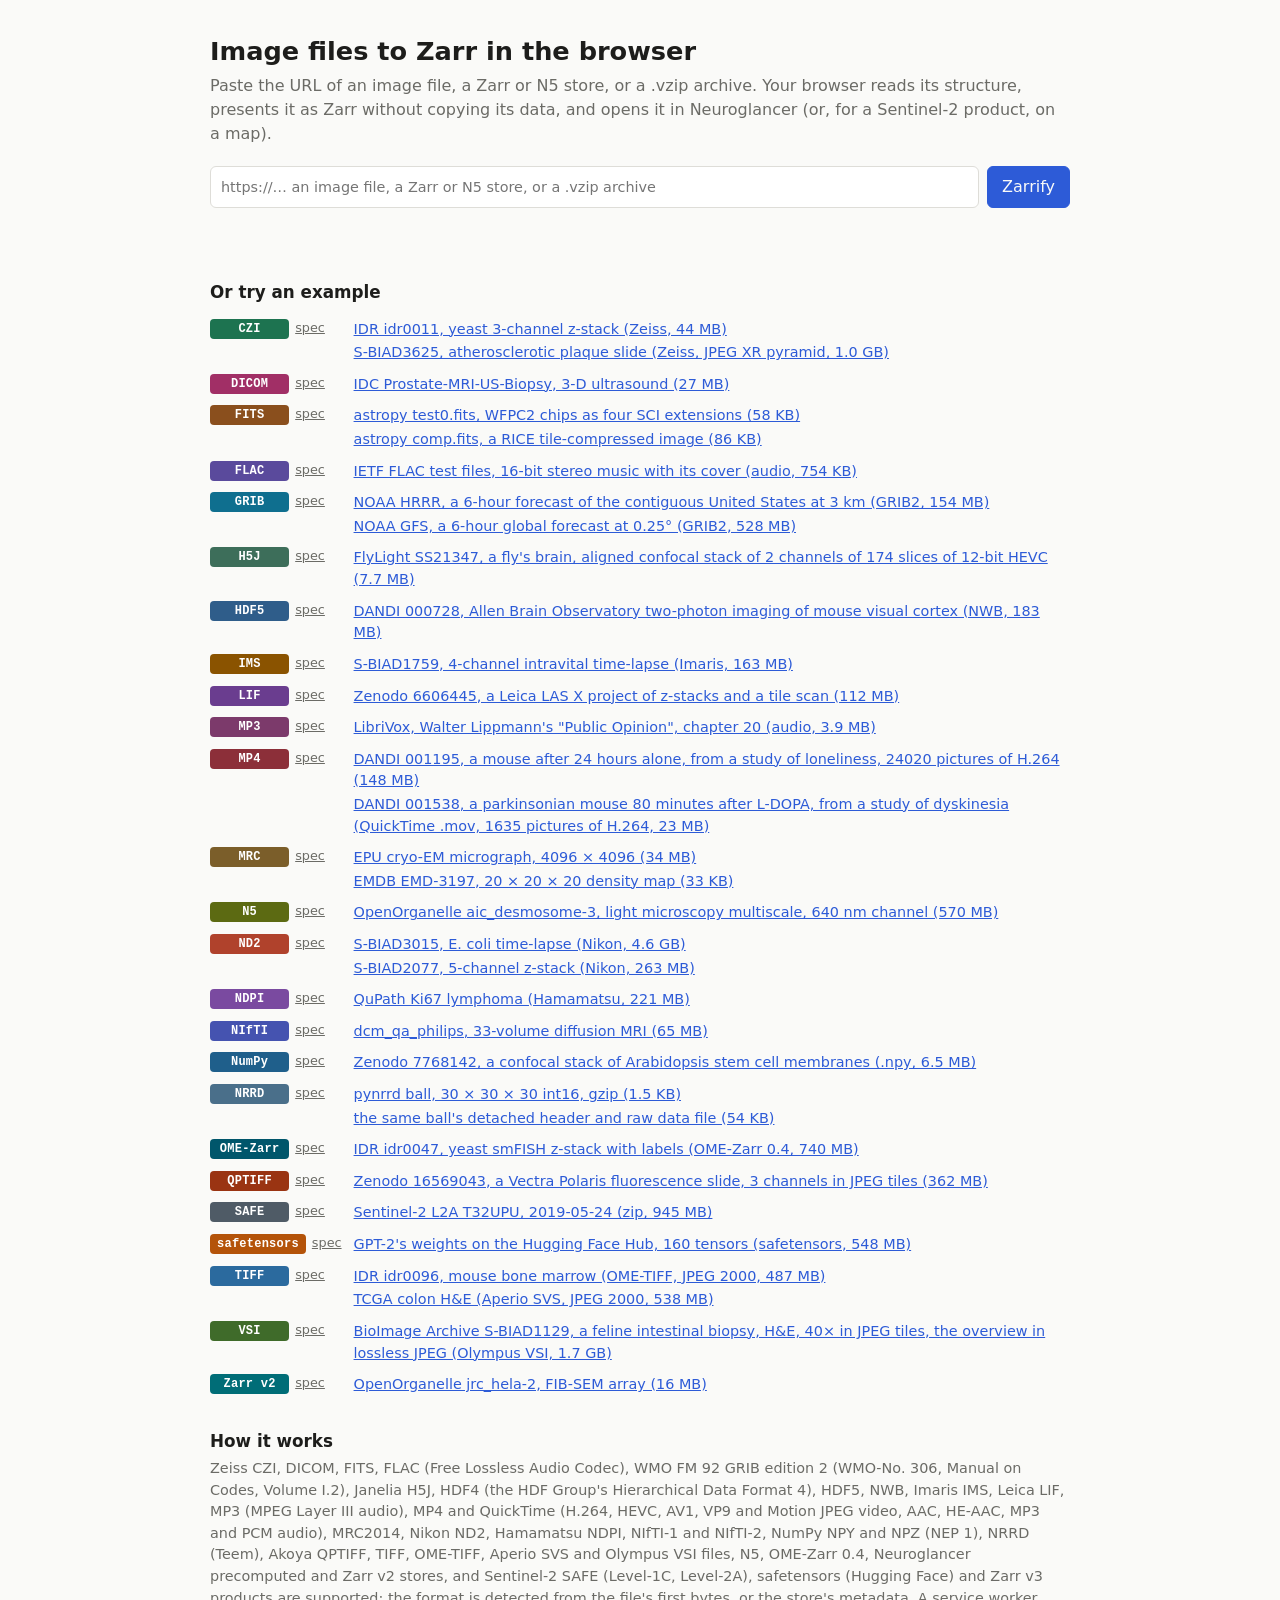
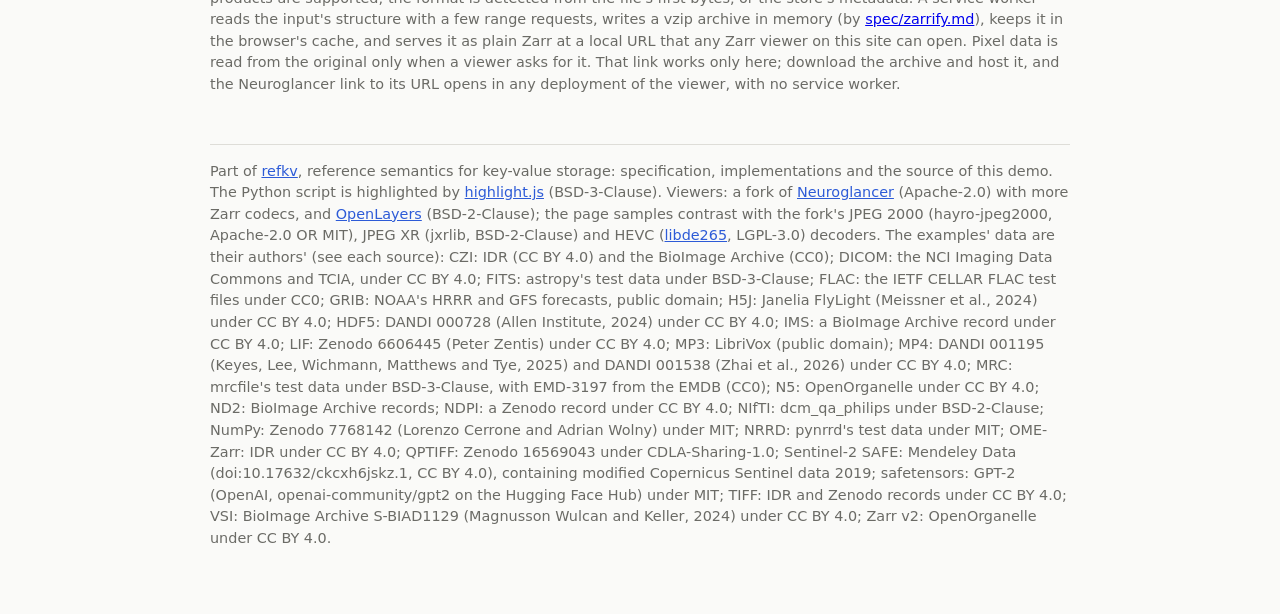
<file: image-to-zarr/index.html>
<!doctype html>
<html lang="en">
<head>
<meta charset="utf-8">
<meta name="viewport" content="width=device-width, initial-scale=1">
<title>Image files to Zarr in the browser</title>
<meta name="description" content="Paste the URL of a remote image file or store, such as an OME-TIFF, a Zeiss CZI, a DICOM, an N5 or a Sentinel-2 SAFE product: a service worker zarrifies it into a vzip archive in the browser and serves it as plain Zarr, opened here in Neuroglancer or on a map. Host the archive, and its Neuroglancer link opens anywhere.">
<style>
  :root {
    --bg: #fafaf8; --fg: #1d1d1b; --muted: #6b6b66; --line: #deddd8;
    --panel: #ffffff; --accent: #2d5bd7; --error: #b3261e;
    --py-comment: #6b6b66; --py-string: #1a7f37; --py-keyword: #8250df; --py-builtin: #0550ae; --py-number: #953800;
    font-family: ui-sans-serif, system-ui, -apple-system, "Segoe UI", sans-serif;
  }
  @media (prefers-color-scheme: dark) {
    :root { --bg: #141413; --fg: #ecebe6; --muted: #9b9a94; --line: #34332f;
      --panel: #1d1d1b; --accent: #8aa8ff; --error: #f2b8b5;
      --py-comment: #9b9a94; --py-string: #7ee787; --py-keyword: #d2a8ff; --py-builtin: #79c0ff; --py-number: #ffa657; }
  }
  body { background: var(--bg); color: var(--fg); margin: 0; line-height: 1.5; }
  main { max-width: 860px; margin: 0 auto; padding: 32px 16px 64px; }
  h1 { font-size: 1.6rem; margin: 0 0 4px; }
  p.lede { color: var(--muted); margin: 0 0 20px; }
  h2.part { font-size: 1.05rem; margin: 32px 0 4px; }
  p.about { color: var(--muted); font-size: 0.9rem; margin: 0; }
  form { display: flex; gap: 8px; flex-wrap: wrap; }
  select { font: inherit; padding: 2px 4px; border: 1px solid var(--line); border-radius: 4px; background: var(--panel); color: var(--fg); }
  input { flex: 1 1 420px; min-width: 0; padding: 8px 10px; font: inherit; font-size: 0.9rem;
    border: 1px solid var(--line); border-radius: 6px; background: var(--panel); color: var(--fg); }
  button, a.button { padding: 8px 14px; font: inherit; border-radius: 6px; border: 1px solid var(--accent);
    background: var(--accent); color: var(--bg); cursor: pointer; text-decoration: none; display: inline-block; }
  a.button.secondary { background: transparent; color: var(--accent); }
  #status { margin: 16px 0; color: var(--muted); min-height: 1.5em; }
  #status.error { color: var(--error); border: 1px solid var(--error); border-radius: 8px; padding: 12px 16px; }
  #status.error p { margin: 6px 0 0; color: var(--fg); }
  #status.error p.help { color: var(--muted); }
  section { background: var(--panel); border: 1px solid var(--line); border-radius: 8px; padding: 16px; margin-top: 16px; }
  code { font-family: ui-monospace, "SF Mono", Menlo, monospace; font-size: 0.85rem; word-break: break-all; }
  table { border-collapse: collapse; width: 100%; font-size: 0.9rem; margin: 8px 0 16px; }
  th, td { text-align: left; padding: 4px 8px; border-bottom: 1px solid var(--line); }
  th { color: var(--muted); font-weight: 500; }
  td:last-child { overflow-wrap: anywhere; }
  .actions { display: flex; gap: 8px; flex-wrap: wrap; }
  .examples { font-size: 0.9rem; color: var(--muted); margin: 12px 0 0; padding: 0; list-style: none;
    display: grid; grid-template-columns: max-content 1fr; gap: 8px 12px; }
  .examples dt { display: flex; align-items: baseline; gap: 6px; white-space: nowrap; }
  .examples dd { margin: 0; }
  .examples dd a { color: var(--accent); display: block; padding: 1px 0; }
  .examples a.spec { color: var(--muted); font-size: 0.8rem; }
  /* a format's name, on its own color (each dark enough for white text in either theme) */
  .fmt { display: inline-block; min-width: 6.6em; box-sizing: border-box; text-align: center; padding: 1px 7px; border-radius: 4px;
    background: var(--fmt); color: #fff; font: 600 0.75rem/1.5 ui-monospace, "SF Mono", Menlo, monospace;
    letter-spacing: 0.02em; }
  @media (max-width: 560px) {
    .examples { grid-template-columns: 1fr; gap: 2px 12px; } .examples dd { margin-bottom: 8px; }
    table { font-size: 0.8rem; } th, td { padding: 4px; }
  }
  [hidden] { display: none !important; }
  .table { overflow-x: auto; }
  #view-row { margin: 4px 0; }
  #view-note { color: var(--muted); }
  p.share { color: var(--muted); font-size: 0.9rem; margin: 12px 0 0; }
  #python h2 { font-size: 1rem; margin: 0 0 4px; }
  #python p { color: var(--muted); font-size: 0.9rem; margin: 0 0 8px; }
  #python p a { color: var(--accent); }
  #python pre { background: var(--bg); border: 1px solid var(--line); border-radius: 6px; padding: 12px;
    overflow-x: auto; margin: 0 0 8px; }
  #python pre code { word-break: normal; white-space: pre; }
  /* the Python script's colors, from highlight.js's classes */
  .hljs-comment, .hljs-meta { color: var(--py-comment); font-style: italic; }
  .hljs-string { color: var(--py-string); }
  .hljs-keyword, .hljs-literal { color: var(--py-keyword); }
  .hljs-built_in { color: var(--py-builtin); }
  .hljs-number { color: var(--py-number); }
  button.secondary { background: transparent; color: var(--accent); }
  footer { margin-top: 48px; padding-top: 16px; border-top: 1px solid var(--line); font-size: 0.9rem; color: var(--muted); }
  footer a { color: var(--accent); }
</style>
</head>
<body>
<main>
  <h1>Image files to Zarr in the browser</h1>
  <p class="lede">Paste the URL of an image file, a Zarr or N5 store, or a .vzip archive. Your browser
    reads its structure, presents it as Zarr without copying its data, and opens it in Neuroglancer
    (or, for a Sentinel-2 product, on a map).</p>
  <form id="form">
    <input id="url" type="url" required aria-label="image file or refkv URL"
      placeholder="https://… an image file, a Zarr or N5 store, or a .vzip archive">
    <button type="submit">Zarrify</button>
  </form>
  <div id="status" role="status"></div>
  <section id="result" hidden>
    <div><strong id="name"></strong></div>
    <div id="view-row" hidden><label>Show <select id="view" aria-label="what to show"></select></label></div>
    <div id="view-note"></div>
    <div>Neuroglancer source: <code id="zarr-url"></code></div>
    <div class="table"><table><thead><tr><th>array</th><th>shape</th><th>chunk</th><th>data type</th><th>codecs</th></tr></thead>
      <tbody id="levels"></tbody></table></div>
    <div class="actions">
      <a class="button" id="open-ng" target="_blank" rel="noopener">Open in Neuroglancer</a>
      <a class="button" id="open-map" target="_blank" rel="noopener" hidden>View on a map</a>
      <a class="button secondary" id="download">Download .vzip</a>
    </div>
    <p class="share" id="share-local">This Neuroglancer link opens only on this site, in a browser where this page
      has zarrified the file: the page's service worker answers its reads. To share a link, download the .vzip,
      put it on a server that allows cross-origin reads (CORS), and open its URL here. The link then names the
      archive (<code>&lt;archive url&gt;|vzip:&lt;path&gt;|zarr3:</code>), which any deployment of the Neuroglancer fork opens.
      The archive refers to the original's bytes by URL, so it stays small, and pins each source's size.</p>
    <p class="share" id="share-archive" hidden>This Neuroglancer link names the archive itself
      (<code>&lt;archive url&gt;|vzip:&lt;path&gt;|zarr3:</code>): share it, and any deployment of the Neuroglancer
      fork opens it, with no service worker.</p>
  </section>
  <section id="python" hidden>
    <h2>In Python</h2>
    <p>This script builds the same Zarr hierarchy with refkv and opens it with zarr-python. Its header
      declares its dependencies (<a href="https://peps.python.org/pep-0723/">PEP 723</a>), so
      <code id="python-run"></code> runs it, with <a href="https://docs.astral.sh/uv/">uv</a>.</p>
    <pre><code id="python-code"></code></pre>
    <div class="actions">
      <button type="button" class="secondary" id="python-copy">Copy</button>
      <a class="button secondary" id="python-save">Download script</a>
    </div>
  </section>
  <h2 class="part">Or try an example</h2>
  <!-- The blocks between `profiles:` markers are filled by js/build.mjs from the profile registry
       (spec/zarrify/profiles/) and each format's demo/examples/<format>.html, with its
       examples' sources and licenses. -->
  <dl class="examples" aria-label="examples, by format">
    <!-- source: IDR idr0011 (CC BY 4.0); BioImage Archive S-BIAD3625 (CC0). -->
    <dt><span class="fmt" style="--fmt: #1d7350">CZI</span> <a class="spec" href="https://github.com/d-v-b/refkv/blob/main/spec/zarrify/czi.md" title="how refkv zarrifies CZI">spec</a></dt>
    <dd><a href="#" id="example-czi" data-url="https://ftp.ebi.ac.uk/pub/databases/IDR/idr0011-ledesmafernandez-dad4/20150826-peter_thorpe/Stinger%20plates-extra%20images%20screen%20T34%20x%20TS-more%20repeats/Plate1-Blue-A_TS-Stinger/Plate1-Blue-A-02-Scene-1-P2-E1-01.czi">IDR idr0011, yeast 3-channel z-stack (Zeiss, 44 MB)</a>
      <a href="#" id="example-czi-pyramid" data-url="https://ftp.ebi.ac.uk/biostudies/fire/S-BIAD/625/S-BIAD3625/Files/Elena_Kratz_atherosclerosis/ID4.czi">S-BIAD3625, atherosclerotic plaque slide (Zeiss, JPEG XR pyramid, 1.0 GB)</a></dd>
    <!-- source: Prostate-MRI-US-Biopsy, via the NCI Imaging Data Commons (CC BY 4.0; TCIA, doi:10.7937/TCIA.2020.A61IOC1A). -->
    <dt><span class="fmt" style="--fmt: #a12f66">DICOM</span> <a class="spec" href="https://github.com/d-v-b/refkv/blob/main/spec/zarrify/dicom.md" title="how refkv zarrifies DICOM">spec</a></dt>
    <dd><a href="#" id="example-dicom" data-url="https://idc-open-data.s3.amazonaws.com/d8d93a71-dfc8-43da-90ca-11e9aaf45cfe/8afac71d-a7c8-4ca4-b4c0-2e0261dfa384.dcm">IDC Prostate-MRI-US-Biopsy, 3-D ultrasound (27 MB)</a></dd>
    <!-- source: astropy's test data (BSD-3-Clause), https://github.com/astropy/astropy: a WFPC2 multi-extension file and a RICE tile-compressed image. -->
    <dt><span class="fmt" style="--fmt: #8a4f1d">FITS</span> <a class="spec" href="https://github.com/d-v-b/refkv/blob/main/spec/zarrify/fits.md" title="how refkv zarrifies FITS">spec</a></dt>
    <dd><a href="#" id="example-fits" data-url="https://raw.githubusercontent.com/astropy/astropy/7d7cf6d2d3e8b1e381e980278d071067b4b25241/astropy/io/fits/tests/data/test0.fits">astropy test0.fits, WFPC2 chips as four SCI extensions (58 KB)</a>
      <a href="#" id="example-fits-rice" data-url="https://raw.githubusercontent.com/astropy/astropy/7d7cf6d2d3e8b1e381e980278d071067b4b25241/astropy/io/fits/tests/data/comp.fits">astropy comp.fits, a RICE tile-compressed image (86 KB)</a></dd>
    <!-- source: the IETF CELLAR working group's FLAC decoder testbench (CC0), https://github.com/ietf-wg-cellar/flac-test-files: "57 - PNG PICTURE", 16-bit stereo music with a 960 x 540 PNG front cover, pinned to a commit. -->
    <dt><span class="fmt" style="--fmt: #5a4a9c">FLAC</span> <a class="spec" href="https://github.com/d-v-b/refkv/blob/main/spec/zarrify/flac.md" title="how refkv zarrifies FLAC">spec</a></dt>
    <dd><a href="#" id="example-flac" data-url="https://raw.githubusercontent.com/ietf-wg-cellar/flac-test-files/aa7b0c6cf32994c106ae517a08134c28a96ff5b2/subset/57%20-%20PNG%20PICTURE.flac">IETF FLAC test files, 16-bit stereo music with its cover (audio, 754 KB)</a></dd>
    <!-- source: NOAA's High-Resolution Rapid Refresh (HRRR), the 2026-10-29 00z run's 6-hour forecast of surface fields over the contiguous United States (hrrr.20261029/conus/hrrr.t00z.wrfsfcf06.grib2, a 3 km Lambert conformal grid), from NOAA's Open Data Dissemination bucket, which serves it with CORS and its index (.idx) beside it; a run's files do not change. Public domain (NOAA). -->
    <!-- source: NOAA's Global Forecast System (GFS), the 2026-10-29 00z run's 6-hour forecast on the 0.25° latitude/longitude grid (gfs.20261029/00/atmos/gfs.t00z.pgrb2.0p25.f006), from the same program's bucket, with CORS and its .idx index. Public domain (NOAA). -->
    <dt><span class="fmt" style="--fmt: #0f6f8f">GRIB</span> <a class="spec" href="https://github.com/d-v-b/refkv/blob/main/spec/zarrify/grib.md" title="how refkv zarrifies GRIB">spec</a></dt>
    <dd><a href="#" id="example-grib-hrrr" data-url="https://noaa-hrrr-bdp-pds.s3.amazonaws.com/hrrr.20261029/conus/hrrr.t00z.wrfsfcf06.grib2">NOAA HRRR, a 6-hour forecast of the contiguous United States at 3 km (GRIB2, 154 MB)</a>
      <a href="#" id="example-grib-gfs" data-url="https://noaa-gfs-bdp-pds.s3.amazonaws.com/gfs.20261029/00/atmos/gfs.t00z.pgrb2.0p25.f006">NOAA GFS, a 6-hour global forecast at 0.25° (GRIB2, 528 MB)</a></dd>
    <!-- source: Janelia FlyLight's Split-GAL4 Omnibus Broad release (CC BY 4.0), the split-GAL4 images published beside "A split-GAL4 driver line resource for Drosophila neuron types" (Meissner et al., eLife 2024, doi:10.7554/eLife.98405): line SS21347, a male's brain imaged at 20x on 2015-11-17 and aligned to the JRC2018 unisex template (Split-GAL4 Omnibus Broad/SS21347/SS21347-20151117_32_D4-m-20x-brain-Split_GAL4-JRC2018_Unisex_20x_HR-aligned_stack.h5j), an H5J file of two channels of 12-bit monochrome HEVC, the signal and the neuropil reference; served by the janelia-flylight-imagery bucket (AWS Open Data) with CORS and range requests. -->
    <dt><span class="fmt" style="--fmt: #3d6e5a">H5J</span> <a class="spec" href="https://github.com/d-v-b/refkv/blob/main/spec/zarrify/h5j.md" title="how refkv zarrifies H5J">spec</a></dt>
    <dd><a href="#" id="example-h5j" data-url="https://s3.amazonaws.com/janelia-flylight-imagery/Split-GAL4+Omnibus+Broad/SS21347/SS21347-20151117_32_D4-m-20x-brain-Split_GAL4-JRC2018_Unisex_20x_HR-aligned_stack.h5j">FlyLight SS21347, a fly's brain, aligned confocal stack of 2 channels of 174 slices of 12-bit HEVC (7.7 MB)</a></dd>
    <!-- source: DANDI 000728 version 0.240827.1809 (CC BY 4.0, doi:10.48324/dandi.000728/0.240827.1809), the Allen Institute's "Visual Coding - Optical Physiology" (Allen Brain Observatory): mouse 491604967's session 501343881, stimulus set C (sub-491604967/sub-491604967_ses-501343881-StimC_behavior+image+ophys.nwb), an NWB file of 9125 objects, of which the page shows those Neuroglancer decodes, first the largest image, the natural movie stimulus (stimulus/templates/natural_movie_one/data, deflated, numcodecs.zlib); served by DANDI's S3 bucket with CORS; its blob URL names its content, so it does not change. -->
    <dt><span class="fmt" style="--fmt: #2f5d8a">HDF5</span> <a class="spec" href="https://github.com/d-v-b/refkv/blob/main/spec/zarrify/hdf5.md" title="how refkv zarrifies HDF5">spec</a></dt>
    <dd><a href="#" id="example-hdf5" data-url="https://dandiarchive.s3.amazonaws.com/blobs/0a5/f64/0a5f6405-d361-4d9e-8fde-8ca00be0f3b4">DANDI 000728, Allen Brain Observatory two-photon imaging of mouse visual cortex (NWB, 183 MB)</a></dd>
    <!-- source: BioImage Archive S-BIAD1759 (CC BY 4.0). -->
    <dt><span class="fmt" style="--fmt: #8a5300">IMS</span> <a class="spec" href="https://github.com/d-v-b/refkv/blob/main/spec/zarrify/ims.md" title="how refkv zarrifies IMS">spec</a></dt>
    <dd><a href="#" id="example-ims" data-url="https://ftp.ebi.ac.uk/biostudies/fire/S-BIAD/759/S-BIAD1759/Files/BEHAV3D_Tumor_Profiler/DMG/2430F12/2430F12_pos1_CL1_1.ims">S-BIAD1759, 4-channel intravital time-lapse (Imaris, 163 MB)</a></dd>
    <!-- source: Zenodo 6606445 (CC BY 4.0, doi:10.5281/zenodo.6606445), "Leica lif-file which does not open well with bioformats" by Peter Zentis: a LAS X project of z-stacks and a tile scan with its merged image. Zenodo can be slow to serve range requests. -->
    <dt><span class="fmt" style="--fmt: #6a3d8f">LIF</span> <a class="spec" href="https://github.com/d-v-b/refkv/blob/main/spec/zarrify/lif.md" title="how refkv zarrifies LIF">spec</a></dt>
    <dd><a href="#" id="example-lif" data-url="https://zenodo.org/api/records/6606445/files/Project007.lif/content">Zenodo 6606445, a Leica LAS X project of z-stacks and a tile scan (112 MB)</a></dd>
    <!-- source: LibriVox (public domain), chapter 20 of "Public Opinion" by Walter Lippmann, read for LibriVox: MPEG-2 mono at 22.05 kHz, 64 kbps, on the Internet Archive, which redirects the download to a mirror that serves it with CORS. -->
    <dt><span class="fmt" style="--fmt: #7c3a6b">MP3</span> <a class="spec" href="https://github.com/d-v-b/refkv/blob/main/spec/zarrify/mp3.md" title="how refkv zarrifies MP3">spec</a></dt>
    <dd><a href="#" id="example-mp3" data-url="https://archive.org/download/public_opinion_1312_librivox/publicopinion_20_lippmann_64kb.mp3">LibriVox, Walter Lippmann's "Public Opinion", chapter 20 (audio, 3.9 MB)</a></dd>
    <!-- source: DANDI 001195 version 0.250408.1733 (CC BY 4.0, doi:10.48324/dandi.001195/0.250408.1733), "Separable Dorsal Raphe Dopamine Projections Mediate the Facets of Loneliness-like State" (Keyes, Lee, Wichmann, Matthews and Tye, 2025): the behavior video of subject C370's session "24hr isolated, Stim OFF" (sub-C370/sub-C370_ses-20230312T162000_image+ophys/9967e37f-3fdd-4c30-b689-4eeccfe108f6_external_file_0.mp4), served by DANDI's S3 bucket with CORS; its blob URL names its content, so it does not change. -->
    <!-- source: DANDI 001538 version 0.260527.1302 (CC BY 4.0, doi:10.48324/dandi.001538/0.260527.1302), "State-dependent modulation of spiny projection neurons controls levodopa-induced dyskinesia in a mouse model of Parkinson's disease" (Zhai, Cui, Wokosin, Tkatch, Crittenden, Graybiel and Surmeier, 2026): the behavior video of CDGI knockout mouse 07272018, hemiparkinsonian from a 6-OHDA lesion, 80 minutes after L-DOPA, for contralateral rotation (sub-CDGI-mouse-07272018/sub-CDGI-mouse-07272018_ses-pan++ON++none++CDGIKO++20180718_image/8275f9c1-f3d4-4c98-b9ea-0c4ff5e3b133_external_file_0.mov). A QuickTime file from Apple's encoder, whose version 0 ctts box has negative offsets; served by DANDI's S3 bucket with CORS, its blob URL naming its content. -->
    <dt><span class="fmt" style="--fmt: #8c2f39">MP4</span> <a class="spec" href="https://github.com/d-v-b/refkv/blob/main/spec/zarrify/mp4.md" title="how refkv zarrifies MP4">spec</a></dt>
    <dd><a href="#" id="example-mp4" data-url="https://dandiarchive.s3.amazonaws.com/blobs/151/10e/15110e7e-60b5-4a1a-8583-695eedb16c0e">DANDI 001195, a mouse after 24 hours alone, from a study of loneliness, 24020 pictures of H.264 (148 MB)</a>
      <a href="#" id="example-mov" data-url="https://dandiarchive.s3.amazonaws.com/blobs/7af/b9b/7afb9b42-6f3f-46d4-b136-4418514c366e">DANDI 001538, a parkinsonian mouse 80 minutes after L-DOPA, from a study of dyskinesia (QuickTime .mov, 1635 pictures of H.264, 23 MB)</a></dd>
    <!-- source: mrcfile's test data (BSD-3-Clause), https://github.com/ccpem/mrcfile: an EPU micrograph with an FEI2 extended header, and EMDB entry EMD-3197 (CC0). -->
    <dt><span class="fmt" style="--fmt: #7b5e2a">MRC</span> <a class="spec" href="https://github.com/d-v-b/refkv/blob/main/spec/zarrify/mrc.md" title="how refkv zarrifies MRC">spec</a></dt>
    <dd><a href="#" id="example-mrc" data-url="https://raw.githubusercontent.com/ccpem/mrcfile/64b0fb9ce0d921b902a06fe94d43e8d642b33d7d/tests/test_data/epu2.9_example.mrc">EPU cryo-EM micrograph, 4096 × 4096 (34 MB)</a>
      <a href="#" id="example-mrc-map" data-url="https://raw.githubusercontent.com/ccpem/mrcfile/64b0fb9ce0d921b902a06fe94d43e8d642b33d7d/tests/test_data/EMD-3197.map">EMDB EMD-3197, 20 × 20 × 20 density map (33 KB)</a></dd>
    <!-- source: OpenOrganelle aic_desmosome-3, the 640 nm light microscopy channel (Janelia COSEM, CC BY 4.0 per the AWS Open Data registry entry for janelia-cosem-datasets). Its FIB-SEM volumes are not used because each lists more than the store limit of 100000 objects. -->
    <dt><span class="fmt" style="--fmt: #5c6a12">N5</span> <a class="spec" href="https://github.com/d-v-b/refkv/blob/main/spec/zarrify/n5.md" title="how refkv zarrifies N5">spec</a></dt>
    <dd><a href="#" id="example-n5" data-url="https://janelia-cosem-datasets.s3.amazonaws.com/aic_desmosome-3/aic_desmosome-3.n5/lm/lm_640/">OpenOrganelle aic_desmosome-3, light microscopy multiscale, 640 nm channel (570 MB)</a></dd>
    <!-- source: BioImage Archive S-BIAD3015 and S-BIAD2077 (EMBL-EBI BioImage Archive). -->
    <dt><span class="fmt" style="--fmt: #b0422c">ND2</span> <a class="spec" href="https://github.com/d-v-b/refkv/blob/main/spec/zarrify/nd2.md" title="how refkv zarrifies ND2">spec</a></dt>
    <dd><a href="#" id="example-nd2" data-url="https://ftp.ebi.ac.uk/biostudies/fire/S-BIAD/015/S-BIAD3015/Files/1-SR_1_9_6hPre-C_MC1.nd2">S-BIAD3015, E. coli time-lapse (Nikon, 4.6 GB)</a>
      <a href="#" id="example-nd2-zstack" data-url="https://ftp.ebi.ac.uk/biostudies/fire/S-BIAD/077/S-BIAD2077/Files/373_230614_A1_Blk_Reg2_40x.nd2">S-BIAD2077, 5-channel z-stack (Nikon, 263 MB)</a></dd>
    <!-- source: QuPath's Ki67 lymphoma tutorial slide (Zenodo 18302140, CC BY 4.0). Zenodo can be slow to serve range requests. -->
    <dt><span class="fmt" style="--fmt: #7a4aa0">NDPI</span> <a class="spec" href="https://github.com/d-v-b/refkv/blob/main/spec/zarrify/ndpi.md" title="how refkv zarrifies NDPI">spec</a></dt>
    <dd><a href="#" id="example-ndpi" data-url="https://zenodo.org/api/records/18302140/files/ki67_lymphoma.ndpi/content">QuPath Ki67 lymphoma (Hamamatsu, 221 MB)</a></dd>
    <!-- source: dcm_qa_philips by Chris Rorden (BSD-2-Clause), https://github.com/neurolabusc/dcm_qa_philips. -->
    <dt><span class="fmt" style="--fmt: #4553b0">NIfTI</span> <a class="spec" href="https://github.com/d-v-b/refkv/blob/main/spec/zarrify/nifti.md" title="how refkv zarrifies NIfTI">spec</a></dt>
    <dd><a href="#" id="example-nifti" data-url="https://raw.githubusercontent.com/neurolabusc/dcm_qa_philips/74efdbc01eb62540fbb702787c3a7a2c0e22f9eb/Ref/DT_HIGH_32DIR_SENSE_1201.nii">dcm_qa_philips, 33-volume diffusion MRI (65 MB)</a></dd>
    <!-- source: Zenodo 7768142 (MIT, doi:10.5281/zenodo.7768142), the BioImage Model Zoo's "3D UNet Arabidopsis Apical Stem Cells" by Lorenzo Cerrone and Adrian Wolny: its test input, a float32 confocal stack of an Arabidopsis thaliana shoot apical meristem's cell membranes, shape (1, 1, 100, 128, 128). -->
    <dt><span class="fmt" style="--fmt: #1f5f8b">NumPy</span> <a class="spec" href="https://github.com/d-v-b/refkv/blob/main/spec/zarrify/npy.md" title="how refkv zarrifies NumPy">spec</a></dt>
    <dd><a href="#" id="example-npy" data-url="https://zenodo.org/api/records/7768142/files/test_input.npy/content">Zenodo 7768142, a confocal stack of Arabidopsis stem cell membranes (.npy, 6.5 MB)</a></dd>
    <!-- source: pynrrd's test data (MIT), https://github.com/mhe/pynrrd: a 30 × 30 × 30 binary ball, gzip-encoded, and its raw data behind a detached header. -->
    <dt><span class="fmt" style="--fmt: #4a6f8a">NRRD</span> <a class="spec" href="https://github.com/d-v-b/refkv/blob/main/spec/zarrify/nrrd.md" title="how refkv zarrifies NRRD">spec</a></dt>
    <dd><a href="#" id="example-nrrd" data-url="https://raw.githubusercontent.com/mhe/pynrrd/96bf87b78bde03987c09346ceffe0bb85a8f4214/nrrd/tests/data/BallBinary30x30x30_gz.nrrd">pynrrd ball, 30 × 30 × 30 int16, gzip (1.5 KB)</a>
      <a href="#" id="example-nrrd-detached" data-url="https://raw.githubusercontent.com/mhe/pynrrd/96bf87b78bde03987c09346ceffe0bb85a8f4214/nrrd/tests/data/BallBinary30x30x30.nhdr">the same ball's detached header and raw data file (54 KB)</a></dd>
    <!-- source: IDR idr0047 (CC BY 4.0). -->
    <dt><span class="fmt" style="--fmt: #00566b">OME-Zarr</span> <a class="spec" href="https://github.com/d-v-b/refkv/blob/main/spec/zarrify/ome-zarr.md" title="how refkv zarrifies OME-Zarr">spec</a></dt>
    <dd><a href="#" id="example-ome-zarr" data-url="https://uk1s3.embassy.ebi.ac.uk/idr/zarr/v0.4/idr0047A/4496763.zarr/">IDR idr0047, yeast smFISH z-stack with labels (OME-Zarr 0.4, 740 MB)</a></dd>
    <!-- source: Zenodo 16569043 (CDLA-Sharing-1.0, doi:10.5281/zenodo.16569043), a Vectra Polaris fluorescence slide shared to report a QuPath rendering issue: 3 channels, 71472 x 61440 pixels, 9 levels of JPEG tiles. Akoya's own samples, on downloads.openmicroscopy.org, are not served with CORS. -->
    <dt><span class="fmt" style="--fmt: #9a3412">QPTIFF</span> <a class="spec" href="https://github.com/d-v-b/refkv/blob/main/spec/zarrify/qptiff.md" title="how refkv zarrifies QPTIFF">spec</a></dt>
    <dd><a href="#" id="example-qptiff" data-url="https://zenodo.org/api/records/16569043/files/2025-07-15_13_13_34.qptiff/content">Zenodo 16569043, a Vectra Polaris fluorescence slide, 3 channels in JPEG tiles (362 MB)</a></dd>
    <!-- source: Sentinel-2 L2A tile T32UPU of 2019-05-24, from Mendeley Data doi:10.17632/ckcxh6jskz.1 by Lukas Graf (CC BY 4.0); contains modified Copernicus Sentinel data 2019. The URL is Mendeley's own S3 object, which may not stay stable. -->
    <dt><span class="fmt" style="--fmt: #4f5b66">SAFE</span> <a class="spec" href="https://github.com/d-v-b/refkv/blob/main/spec/zarrify/safe.md" title="how refkv zarrifies SAFE">spec</a></dt>
    <dd><a href="#" id="example-safe" data-url="https://prod-dcd-datasets-public-files-eu-west-1.s3.eu-west-1.amazonaws.com/4ee3c7fe-7ed9-489f-98d7-708ba7f426f9">Sentinel-2 L2A T32UPU, 2019-05-24 (zip, 945 MB)</a></dd>
    <!-- source: GPT-2's weights (openai-community/gpt2, MIT) on the Hugging Face Hub, model.safetensors at commit 607a30d7: 160 float32 tensors, 548 MB; a `resolve` URL redirects, with CORS, to a CDN that serves ranges. -->
    <dt><span class="fmt" style="--fmt: #b45309">safetensors</span> <a class="spec" href="https://github.com/d-v-b/refkv/blob/main/spec/zarrify/safetensors.md" title="how refkv zarrifies safetensors">spec</a></dt>
    <dd><a href="#" id="example-safetensors" data-url="https://huggingface.co/openai-community/gpt2/resolve/607a30d783dfa663caf39e06633721c8d4cfcd7e/model.safetensors">GPT-2's weights on the Hugging Face Hub, 160 tensors (safetensors, 548 MB)</a></dd>
    <!-- source: IDR idr0096 (CC BY 4.0); TCGA-CM-4752 (Zenodo 7189465, CC BY 4.0). Zenodo can be slow to serve range requests. -->
    <dt><span class="fmt" style="--fmt: #2b6a9e">TIFF</span> <a class="spec" href="https://github.com/d-v-b/refkv/blob/main/spec/zarrify/tiff.md" title="how refkv zarrifies TIFF">spec</a></dt>
    <dd><a href="#" id="example" data-url="https://ftp.ebi.ac.uk/pub/databases/IDR/idr0096-tratwal-marrowquant/20210609-ftp-ome-tiffs/4000_d11_m5_LT_2%20(20x_01).ome.tiff">IDR idr0096, mouse bone marrow (OME-TIFF, JPEG 2000, 487 MB)</a>
      <a href="#" id="example-svs" data-url="https://zenodo.org/api/records/7189465/files/TCGA-CM-4752.svs/content">TCGA colon H&amp;E (Aperio SVS, JPEG 2000, 538 MB)</a></dd>
    <!-- source: BioImage Archive S-BIAD1129 (CC BY 4.0, doi:10.6019/S-BIAD1129), "Artificial intelligence-based quantification of lymphocytes in feline small intestinal biopsies" (Magnusson Wulcan and Keller, 2024): test slide q1ip, a small intestine with T cell lymphoma, as its .vsi file and the _q1ip_ directory of tile files beside it, served by EMBL-EBI's FTP over HTTPS with CORS. OME's CellSens samples, on downloads.openmicroscopy.org, are not served with CORS. -->
    <dt><span class="fmt" style="--fmt: #3f6b2a">VSI</span> <a class="spec" href="https://github.com/d-v-b/refkv/blob/main/spec/zarrify/vsi.md" title="how refkv zarrifies VSI">spec</a></dt>
    <dd><a href="#" id="example-vsi" data-url="https://ftp.ebi.ac.uk/biostudies/fire/S-BIAD/129/S-BIAD1129/Files/AI_FeBx/test_wsis/q1ip.vsi">BioImage Archive S-BIAD1129, a feline intestinal biopsy, H&amp;E, 40× in JPEG tiles, the overview in lossless JPEG (Olympus VSI, 1.7 GB)</a></dd>
    <!-- source: OpenOrganelle jrc_hela-2 (Janelia COSEM, CC BY 4.0). -->
    <dt><span class="fmt" style="--fmt: #006d77">Zarr v2</span> <a class="spec" href="https://github.com/d-v-b/refkv/blob/main/spec/zarrify/zarr2.md" title="how refkv zarrifies Zarr v2">spec</a></dt>
    <dd><a href="#" id="example-zarr2" data-url="https://janelia-cosem-datasets.s3.amazonaws.com/jrc_hela-2/jrc_hela-2.zarr/recon-1/em/fibsem-uint8/s4/">OpenOrganelle jrc_hela-2, FIB-SEM array (16 MB)</a></dd>
  </dl>
  <h2 class="part">How it works</h2>
  <p class="about">Zeiss CZI, DICOM, FITS, FLAC (Free Lossless Audio Codec), WMO FM 92 GRIB edition 2 (WMO-No. 306, Manual on Codes, Volume I.2), Janelia H5J, HDF4 (the HDF Group's Hierarchical Data Format 4), HDF5, NWB, Imaris IMS, Leica LIF, MP3 (MPEG Layer III audio), MP4 and QuickTime (H.264, HEVC, AV1, VP9 and Motion JPEG video, AAC, HE-AAC, MP3 and PCM audio), MRC2014, Nikon ND2, Hamamatsu NDPI, NIfTI-1 and NIfTI-2, NumPy NPY and NPZ (NEP 1), NRRD (Teem), Akoya QPTIFF, TIFF, OME-TIFF, Aperio SVS and Olympus VSI files, N5, OME-Zarr 0.4, Neuroglancer precomputed and Zarr v2 stores, and Sentinel-2 SAFE (Level-1C, Level-2A), safetensors (Hugging Face) and Zarr v3 products are supported;
    the format is detected from the file's first bytes, or the store's metadata. A service worker reads
    the input's structure with a few range requests, writes a vzip archive in memory (by
    <a href="https://github.com/d-v-b/refkv/blob/main/spec/zarrify.md">spec/zarrify.md</a>), keeps it
    in the browser's cache, and serves it as plain Zarr at a local URL that any Zarr viewer on this site
    can open. Pixel data is read from the original only when a viewer asks for it. That link works only
    here; download the archive and host it, and the Neuroglancer link to its URL opens in any deployment
    of the viewer, with no service worker.</p>
  <footer>Part of <a href="https://github.com/d-v-b/refkv">refkv</a>, reference semantics for key-value storage: specification, implementations and the source of this demo.
    The Python script is highlighted by <a href="https://highlightjs.org/">highlight.js</a> (BSD-3-Clause).
    Viewers: a fork of <a href="https://github.com/google/neuroglancer">Neuroglancer</a> (Apache-2.0) with
    more Zarr codecs, and <a href="https://openlayers.org/">OpenLayers</a> (BSD-2-Clause); the page samples
    contrast with the fork's JPEG 2000 (hayro-jpeg2000, Apache-2.0 OR MIT), JPEG XR (jxrlib, BSD-2-Clause) and HEVC
    (<a href="https://github.com/strukturag/libde265">libde265</a>, LGPL-3.0) decoders.
    The examples' data are their authors' (see each source):
    CZI: IDR (CC BY 4.0) and the BioImage Archive (CC0); DICOM: the NCI Imaging Data Commons and TCIA, under CC BY 4.0; FITS: astropy's test data under BSD-3-Clause; FLAC: the IETF CELLAR FLAC test files under CC0; GRIB: NOAA's HRRR and GFS forecasts, public domain; H5J: Janelia FlyLight (Meissner et al., 2024) under CC BY 4.0; HDF5: DANDI 000728 (Allen Institute, 2024) under CC BY 4.0; IMS: a BioImage Archive record under CC BY 4.0; LIF: Zenodo 6606445 (Peter Zentis) under CC BY 4.0; MP3: LibriVox (public domain); MP4: DANDI 001195 (Keyes, Lee, Wichmann, Matthews and Tye, 2025) and DANDI 001538 (Zhai et al., 2026) under CC BY 4.0; MRC: mrcfile's test data under BSD-3-Clause, with EMD-3197 from the EMDB (CC0); N5: OpenOrganelle under CC BY 4.0; ND2: BioImage Archive records; NDPI: a Zenodo record under CC BY 4.0; NIfTI: dcm_qa_philips under BSD-2-Clause; NumPy: Zenodo 7768142 (Lorenzo Cerrone and Adrian Wolny) under MIT; NRRD: pynrrd's test data under MIT; OME-Zarr: IDR under CC BY 4.0; QPTIFF: Zenodo 16569043 under CDLA-Sharing-1.0; Sentinel-2 SAFE: Mendeley Data (doi:10.17632/ckcxh6jskz.1, CC BY 4.0), containing modified Copernicus Sentinel data 2019; safetensors: GPT-2 (OpenAI, openai-community/gpt2 on the Hugging Face Hub) under MIT; TIFF: IDR and Zenodo records under CC BY 4.0; VSI: BioImage Archive S-BIAD1129 (Magnusson Wulcan and Keller, 2024) under CC BY 4.0; Zarr v2: OpenOrganelle under CC BY 4.0.</footer>
</main>
<script type="module" src="demo.js"></script>
</body>
</html>
</file>
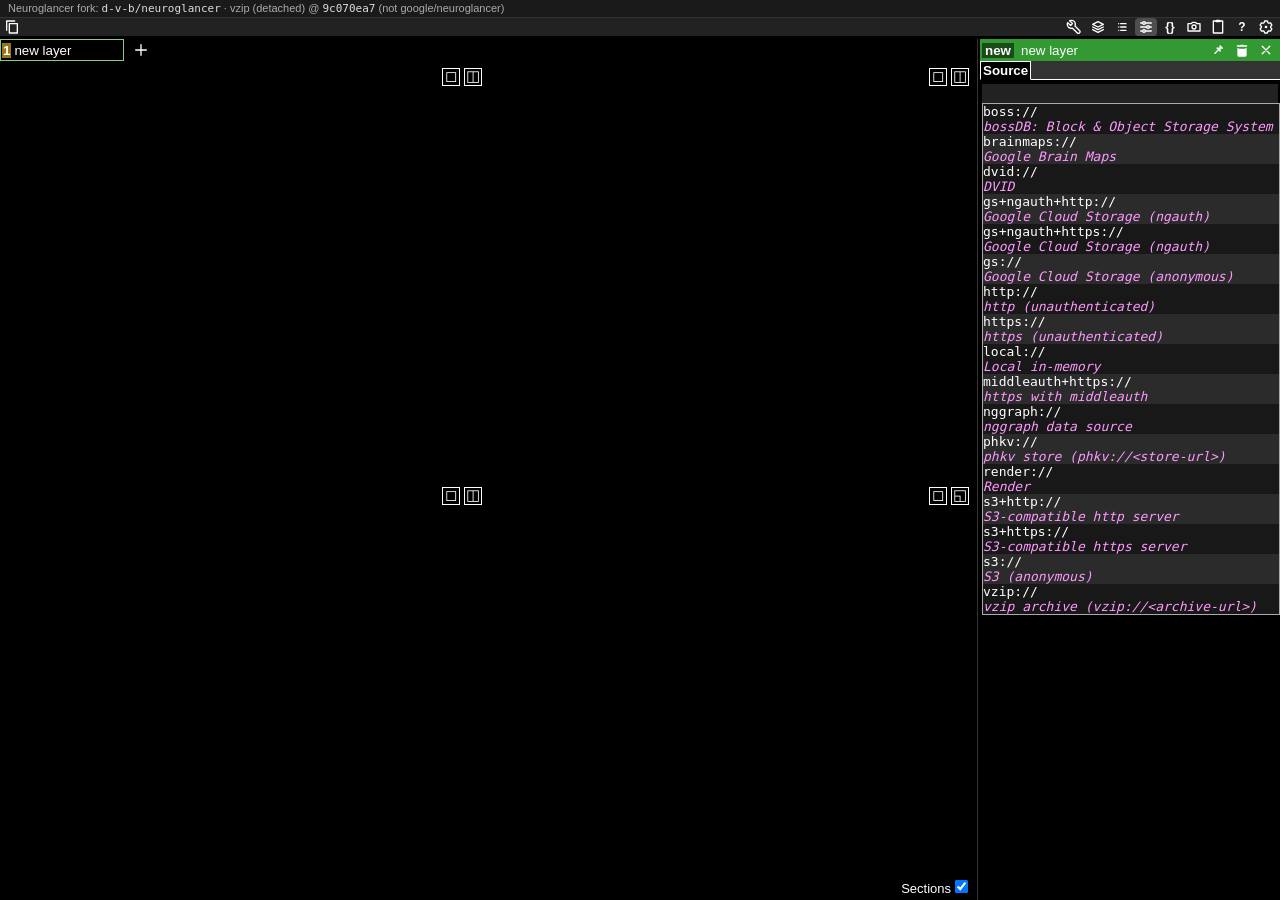
<file: image-to-zarr/neuroglancer/index.html>
<!doctype html><html><head><meta charset="utf-8"><title>neuroglancer</title><script defer src="453.6608555155e216e8.js"></script><script defer src="579.2eeb7c0709b88235.js"></script><script defer src="948.3a5ae2aae459f41f.js"></script><script defer src="528.fc3b468d24634cf1.js"></script><script defer src="main.eef241cabaf8a3ef.js"></script><link href="main.eef241cabaf8a3ef.css" rel="stylesheet"></head><body></body></html>
</file>
<file: image-to-zarr/neuroglancer/main.eef241cabaf8a3ef.css>
.neuroglancer-annotation-rendering-tab{flex-direction:column;display:flex;overflow-y:auto}.neuroglancer-annotation-rendering-tab .neuroglancer-shader-code-widget{flex-shrink:0}.neuroglancer-annotation-dropdown-shader-top-row{flex-direction:row;align-items:center;display:flex}.neuroglancer-annotation-shader-property-list{flex-shrink:0;max-height:8em;overflow:auto}.neuroglancer-annotation-shader-property{white-space:pre;font-family:monospace;font-size:medium}.neuroglancer-annotation-shader-property-type{color:#c6c;margin-right:1ch}.neuroglancer-annotation-shader-property-identifier{-webkit-user-select:text;-moz-user-select:text;-ms-user-select:text;user-select:text}.neuroglancer-annotation-shader-property-identifier:after{content:"()";color:#999}.neuroglancer-transfer-function-panel{border:1px solid #666;height:60px;margin-top:5px}.neuroglancer-transfer-function-color-picker-container{text-align:right}.neuroglancer-transfer-function-color-picker{height:24px;display:inline-block}.neuroglancer-transfer-function-clear-button{cursor:pointer;margin-left:auto;margin-right:2px;font-size:11pt}.neuroglancer-transfer-function-widget-bound{box-shadow:none;color:#0ff;background-color:transparent;border:0;margin:0;font-family:monospace;font-size:medium}.neuroglancer-transfer-function-window-bounds{justify-content:space-between;display:flex}.neuroglancer-invlerp-cdfpanel{cursor:ew-resize;height:50px}.neuroglancer-invlerp-cdfpanel,.neuroglancer-invlerp-legend-panel{border:1px solid #666}.neuroglancer-invlerp-legend-panel{height:15px}.neuroglancer-invlerp-widget-bound{box-shadow:none;background-color:transparent;border:0;margin:0;font-family:monospace;font-size:medium}.neuroglancer-invlerp-widget-window-bound{color:#0ff}.neuroglancer-invlerp-widget-range-bound{color:#fff}.neuroglancer-invlerp-widget-bounds{display:flex}.neuroglancer-invlerp-widget-range-spacer{text-align:center;flex:1}.neuroglancer-invlerp-widget-window-bounds{justify-content:space-between}.neuroglancer-icon{white-space:nowrap;color:#fff;cursor:pointer;-webkit-user-select:none;-moz-user-select:none;-ms-user-select:none;user-select:none;border-radius:20%;justify-content:center;align-self:center;align-items:center;min-width:18px;min-height:18px;margin-left:1px;margin-right:1px;padding-left:2px;padding-right:2px;font:900 12px sans-serif;text-decoration:none;display:inline-flex}.neuroglancer-icon svg{fill:transparent;stroke:#fff;stroke-width:2px;stroke-linecap:round;stroke-linejoin:round;pointer-events:none;width:16px;height:16px}.neuroglancer-icon:hover{background-color:#db4437}.neuroglancer-icon.neuroglancer-info-icon:hover{background-color:transparent}.neuroglancer-icon-hover:not(:hover) svg:last-child,.neuroglancer-icon-hover:hover svg:first-child{display:none}.neuroglancer-invlerp-range-finder-button-container{justify-content:flex-start;margin-top:1px;display:flex}.neuroglancer-invlerp-range-finder-button{cursor:pointer;margin-right:2px;font-size:11pt}.neuroglancer-tab-view{flex-direction:column;display:flex}.neuroglancer-tab-view-bar{background-color:#333;border-bottom:1px solid #fff;display:block}.neuroglancer-tab-label{cursor:pointer;border:1px solid transparent;border-bottom:none;margin-right:4px;padding-top:1px;padding-left:2px;padding-right:2px;font:700 10pt sans-serif;display:inline-block}.neuroglancer-tab-label:hover{color:#daa520}.neuroglancer-tab-label.neuroglancer-selected-tab-label{background-color:#000;border:1px solid #fff;border-bottom-color:#000;margin-bottom:-1px;padding-bottom:1px}.neuroglancer-stack-view{display:contents}.neuroglancer-tab-view>.neuroglancer-stack-view>.neuroglancer-tab-content{flex:1 1 0;height:0;min-height:0;padding:2px}.neuroglancer-position-widget{align-items:center;display:inline-flex}.neuroglancer-position-widget input:disabled{pointer-events:none}.neuroglancer-position-widget .neuroglancer-copy-button:first-child{display:none}.neuroglancer-position-dimension-coordinate,.neuroglancer-position-dimension-name,.neuroglancer-position-dimension-scale{box-shadow:none;background-color:transparent;border:0;margin:0;font-family:monospace;font-size:medium}.neuroglancer-position-dimension[data-coordinate-array=valid] .neuroglancer-position-dimension-scale{display:none}.neuroglancer-position-dimension[data-coordinate-array=invalid] .neuroglancer-position-dimension-scale{-webkit-text-decoration-line:underline;text-decoration-line:underline;-webkit-text-decoration-style:wavy;text-decoration-style:wavy;-webkit-text-decoration-color:red;text-decoration-color:red}.neuroglancer-position-dimension-coordinate{color:#fff;text-align:right}.neuroglancer-position-widget input[data-is-valid=false]{-webkit-text-decoration:underline red;text-decoration:underline red}.neuroglancer-position-widget input:invalid{-webkit-text-decoration:underline red;text-decoration:underline red}.neuroglancer-position-widget input::-webkit-input-placeholder{-webkit-text-decoration:underline red;text-decoration:underline red}.neuroglancer-position-widget input::-ms-input-placeholder{-webkit-text-decoration:underline red;text-decoration:underline red}.neuroglancer-position-widget input::placeholder{-webkit-text-decoration:underline red;text-decoration:underline red}.neuroglancer-position-widget :focus{outline:0}.neuroglancer-position-dimension+.neuroglancer-position-dimension{margin-left:1ch}.neuroglancer-position-dimension[data-dropdown-visible=true]:after{content:"";z-index:100;border-bottom:1px solid #000;height:0;display:block;position:absolute;bottom:-1px;left:0;right:0}.neuroglancer-position-dimension-dropdown,.neuroglancer-position-dimension-coordinate-dropdown{box-sizing:border-box;z-index:100;background-color:#000;border:1px solid #aaa;min-width:calc(100% + 2px);padding:2px;position:absolute;left:-1px}.neuroglancer-position-dimension-coordinate-dropdown{flex-direction:column;display:flex;overflow-y:auto}.neuroglancer-dimension-dropdown-coordinate-entry{flex-direction:row;justify-content:space-between;display:flex}.neuroglancer-dimension-dropdown-coordinate-entry:hover{background-color:#333}.neuroglancer-dimension-dropdown-coordinate-label{width:var(--neuroglancer-coordinate-label-width);color:#0ff}.neuroglancer-position-dimension-dropdown:focus,.neuroglancer-position-dimension-coordinate-dropdown:focus{outline:0}.neuroglancer-position-dimension[data-dropdown-visible=true]{background-color:#000;border:1px solid #aaa}.neuroglancer-position-dimension:focus-within{background-color:#000;border:1px solid #aaa}.neuroglancer-position-dimension{white-space:nowrap;border:1px solid transparent;display:inline-block;position:relative}.neuroglancer-position-dimension-name{color:#ff6;padding-left:2px}.neuroglancer-position-dimension-scale-container[data-is-empty=false]:before{content:"(";color:#aaa}.neuroglancer-position-dimension-scale-container[data-is-empty=false]:after{content:")";color:#aaa}.neuroglancer-position-dimension-scale-container[data-is-empty=false]{margin-right:5px}.neuroglancer-position-dimension-scale{color:#bbb}.neuroglancer-position-dimension-scale-container{margin-left:4px;margin-right:2px}.neuroglancer-mouse-position-widget{vertical-align:center;color:orange;white-space:pre;margin-left:1ch;font-family:monospace;font-size:medium}.neuroglancer-position-dimension-coordinate-label{color:#0ff;display:inline-block}.neuroglancer-position-dimension-coordinate-label:not(:empty):before{content:"[";color:#aaa}.neuroglancer-position-dimension-coordinate-label:not(:empty):after{content:"]";color:#aaa}.neuroglancer-position-dimension-playback{flex-direction:column;font-family:sans-serif;font-size:10pt;display:flex}.neuroglancer-position-dimension-playback .neuroglancer-number-input{flex-direction:row;align-items:center;margin-bottom:2px;display:flex}.neuroglancer-position-dimension-playback input[type=text]{color:#fff;text-align:right;background-color:rgba(255,255,255,.3);border:0;width:8ch;font-family:monospace}.neuroglancer-position-dimension-playback select{align-self:center}.neuroglancer-position-dimension>.neuroglancer-icon{min-width:14px;min-height:14px;position:relative;top:1px}.neuroglancer-position-dimension>.neuroglancer-icon svg{width:12px;height:12px}.neuroglancer-position-tool-in-palette{display:grid}.neuroglancer-position-tool-in-palette>.neuroglancer-position-widget{grid-area:1/1}.neuroglancer-position-tool-in-palette>.neuroglancer-position-dimension-plot{grid-area:2/1/auto/10}.neuroglancer-position-tool-in-palette>.neuroglancer-checkbox-icon{grid-area:1/9}.neuroglancer-position-tool{background-color:#474747;flex-direction:row;display:flex}.neuroglancer-position-dimension-playback-header{flex-direction:row;align-items:center;display:flex}#neuroglancer-status-container{z-index:100;color:#fff;background-color:gray;margin:0;padding:0;font:10pt sans-serif;position:absolute;bottom:0}#neuroglancer-status-container li{box-sizing:border-box;width:100vw;max-height:25vh;padding-bottom:5px;padding-left:10px;overflow-y:auto}.neuroglancer-status-header{background-color:#333;padding:2px;font:700 10pt sans-serif;display:inline-block}#neuroglancer-status-container-modal{pointer-events:none;z-index:100;color:#fff;grid-row-gap:10px;align-content:center;justify-content:center;width:80vw;height:100vh;margin:0;padding:0;font:10pt sans-serif;display:grid;position:absolute;left:10vw}#neuroglancer-status-container-modal>div{pointer-events:initial;background-color:gray;border:1px solid #fff;padding:30px 20px 20px;position:relative}#neuroglancer-status-container-modal>div>div:first-child{margin:0;padding:0;position:absolute;top:4px;right:4px}#neuroglancer-status-container-modal li{display:block}.neuroglancer-drag-status{z-index:1000;color:#000;background-color:#ff0;padding:2px;font:10pt sans-serif;position:absolute;top:0}.neuroglancer-tool-key-binding{color:#0ff;white-space:pre;font:9pt monospace;display:inline-block}.neuroglancer-tool-key-binding:hover{outline:1px solid #fff}.neuroglancer-tool-key-binding:before{content:"["}.neuroglancer-tool-key-binding:after{content:"]"}.neuroglancer-tool-key-binding:before,.neuroglancer-tool-key-binding:after{color:#999}.neuroglancer-tool-button{flex-direction:row;align-items:baseline;display:inline-flex}#statusContainer li.neuroglancer-tool-status{max-height:50vh}.neuroglancer-tool-status-bindings{-webkit-user-select:none;-moz-user-select:none;-ms-user-select:none;user-select:none;background-color:#333}.neuroglancer-tool-status-content{flex-direction:row;display:flex}.neuroglancer-tool-status-header-container{background-color:#555;flex-direction:row;align-items:center;width:-webkit-min-content;width:-moz-min-content;width:min-content;padding:3px;display:flex}.neuroglancer-tool-status-header{align-self:center}.neuroglancer-tool-status-body{flex:1;padding:2px}.neuroglancer-checkbox-icon.light-background[data-checked=true]{background-color:rgba(0,0,0,.5)}.neuroglancer-checkbox-icon.dark-background[data-checked=true]{background-color:rgba(255,255,255,.2)}.neuroglancer-position-dimension-plot{display:grid;position:relative;overflow:hidden}.neuroglancer-position-dimension-plot[data-orientation=column]{grid-template:"labels.graph"1fr/0fr 3px 0fr}.neuroglancer-position-dimension-plot[data-orientation=row]{grid-template:"labels"0fr"."3px"graph"0fr/minmax(0,1fr)}.neuroglancer-position-dimension-plot-lowerbound,.neuroglancer-position-dimension-plot-upperbound,.neuroglancer-position-dimension-plot-hoverposition{-webkit-user-select:none;-moz-user-select:none;-ms-user-select:none;user-select:none;grid-area:labels;font-family:monospace;font-size:medium}.neuroglancer-position-dimension-plot[data-orientation=column] :-webkit-any(.neuroglancer-position-dimension-plot-lowerbound,.neuroglancer-position-dimension-plot-upperbound,.neuroglancer-position-dimension-plot-hoverposition){text-align:right}.neuroglancer-position-dimension-plot[data-orientation=column] :-moz-any(.neuroglancer-position-dimension-plot-lowerbound,.neuroglancer-position-dimension-plot-upperbound,.neuroglancer-position-dimension-plot-hoverposition){text-align:right}.neuroglancer-position-dimension-plot[data-orientation=column] :is(.neuroglancer-position-dimension-plot-lowerbound,.neuroglancer-position-dimension-plot-upperbound,.neuroglancer-position-dimension-plot-hoverposition){text-align:right}.neuroglancer-position-dimension-plot[data-orientation=row] :-webkit-any(.neuroglancer-position-dimension-plot-lowerbound,.neuroglancer-position-dimension-plot-upperbound,.neuroglancer-position-dimension-plot-hoverposition){max-width:-webkit-max-content;max-width:-moz-max-content;max-width:max-content}.neuroglancer-position-dimension-plot[data-orientation=row] :-moz-any(.neuroglancer-position-dimension-plot-lowerbound,.neuroglancer-position-dimension-plot-upperbound,.neuroglancer-position-dimension-plot-hoverposition){max-width:-webkit-max-content;max-width:-moz-max-content;max-width:max-content}.neuroglancer-position-dimension-plot[data-orientation=row] :is(.neuroglancer-position-dimension-plot-lowerbound,.neuroglancer-position-dimension-plot-upperbound,.neuroglancer-position-dimension-plot-hoverposition){max-width:-webkit-max-content;max-width:-moz-max-content;max-width:max-content}.neuroglancer-position-dimension-plot>canvas{grid-area:graph}.neuroglancer-position-dimension-plot[data-orientation=column]>canvas{margin-top:.5em;margin-bottom:.5em}.neuroglancer-segmentation-rendering-tab{flex-direction:column;display:flex;overflow-y:auto}.neuroglancer-segmentation-rendering-tab .neuroglancer-shader-code-widget{height:6em}.neuroglancer-segmentation-dropdown-skeleton-shader-header{flex-direction:row;align-items:center;display:flex}.neuroglancer-segmentation-layer-skeleton-shader-overlay .neuroglancer-shader-code-widget{width:80vw;height:80vh}.neuroglancer-segment-list-entry{background-color:#000;flex-direction:row;align-items:start;width:-webkit-min-content;width:-moz-min-content;width:min-content;min-width:100%;display:flex}.neuroglancer-segment-list-entry.neuroglancer-segment-list-entry-double-line{min-width:initial;background-color:initial;display:inline-flex}.neuroglancer-segment-list-entry[data-selected=true],.neuroglancer-selection-details-segment[data-selected=true]{background-color:#222}.neuroglancer-segment-list-entry-copy-container{flex-direction:column;display:flex}.neuroglancer-segment-list-entry-id-container{order:1;align-self:center}.neuroglancer-segment-list-entry-id,.neuroglancer-selection-details-segment-id{text-align:right;color:#000;-webkit-user-select:text;-moz-user-select:text;-ms-user-select:text;user-select:text;width:var(--neuroglancer-segment-list-width);background-color:#fff;flex-shrink:0;font-family:monospace;font-size:medium;display:block}.neuroglancer-segment-list-entry-id.stated-color{border:1px solid #fff}.neuroglancer-segment-list .neuroglancer-segment-list-entry-sticky{position:-webkit-sticky;position:sticky;left:0}.neuroglancer-segment-list-entry-sticky{white-space:nowrap;background-color:inherit;flex-direction:row;align-items:start;display:flex}.neuroglancer-segment-list-entry.neuroglancer-segment-list-header .neuroglancer-segment-list-entry-star,.neuroglancer-segment-list-entry.neuroglancer-segment-list-header:hover .neuroglancer-segment-list-entry-copy{visibility:hidden}.neuroglancer-segment-list-entry-extra-property{text-align:right;-webkit-user-select:text;-moz-user-select:text;-ms-user-select:text;user-select:text;flex-shrink:0;padding-left:8px}.neuroglancer-selection-details-segment-description,.neuroglancer-selection-details-segment-property{font-family:sans-serif;font-size:small}.neuroglancer-selection-details-segment-property{flex-direction:row;display:flex}.neuroglancer-selection-details-segment-property-name{-webkit-user-select:text;-moz-user-select:text;-ms-user-select:text;user-select:text;font-style:italic}.neuroglancer-selection-details-segment-property-value{text-align:right;flex:1}.neuroglancer-segmentation-toolbox{display:inline-block}.neuroglancer-segmentation-toolbox .neuroglancer-tool-button+.neuroglancer-tool-button{margin-left:1em}.neuroglancer-segment-list-entry .neuroglancer-segment-list-entry-color-input{-webkit-appearance:none;-moz-appearance:none;-ms-appearance:none;appearance:none;background-color:transparent;border:none;width:20px;height:18px;margin:0 0 0 3px;padding:2px}.neuroglancer-segment-list-entry .neuroglancer-segment-list-entry-color-input.hidden{visibility:hidden;position:absolute}.neuroglancer-segment-list-entry .neuroglancer-segment-list-entry-color-input.stated-color{background-color:#fff}.neuroglancer-segment-list-entry .neuroglancer-segment-list-entry-color-input::-webkit-color-swatch-wrapper{padding:0}.neuroglancer-layer-options-control-container .neuroglancer-layer-control-label-container{margin-right:auto}.neuroglancer-layer-control-label-container{white-space:nowrap}.neuroglancer-layer-control-label{flex-direction:row;align-items:center;display:flex}.neuroglancer-layer-control-label-text-container{flex-direction:row;align-items:start;display:flex}.neuroglancer-layer-control-container{flex-direction:row;align-items:center;margin-top:1.5px;margin-bottom:1.5px;display:flex}.neuroglancer-layer-control-control{flex:1;max-width:500px;margin-left:5px}select.neuroglancer-layer-control-control{flex:initial}input[type=checkbox].neuroglancer-layer-control-control{flex:initial}input[type=color].neuroglancer-layer-control-control{flex:initial}.range-slider{white-space:nowrap;flex-direction:row;justify-content:flex-end;display:flex}.range-slider input[type=range]{background:0 0;flex-basis:0}.range-slider input[type=number]{color:#fff;background-color:rgba(255,255,255,.3);border:0}.range-slider input[type=range]::-moz-range-track{background-color:#fff}.neuroglancer-render-scale-widget{flex-direction:row;align-items:center;margin-top:2px;margin-bottom:2px;display:flex}.neuroglancer-render-scale-widget-prompt{white-space:nowrap}.neuroglancer-render-scale-widget>canvas{flex:1 1 0;width:0;height:36px}.neuroglancer-render-scale-widget-legend{text-align:right;width:15ch;font-size:11px}.neuroglancer-render-scale-widget-legend>div{height:12px}.neuroglancer-segmentation-color-seed-control{flex-direction:row;justify-content:flex-end;align-items:center;display:flex}.neuroglancer-segmentation-color-seed-control input{color:#fff;background-color:rgba(255,255,255,.3);border:0}.neuroglancer-selection-details-body{flex:1 1 0;height:0;min-height:0;overflow-y:auto}.neuroglancer-selection-details-position{flex-direction:row;align-items:center;justify-items:left;font-family:monospace;font-size:medium;display:flex}.neuroglancer-selection-details-position-dimension+.neuroglancer-selection-details-position-dimension{margin-left:8px}.neuroglancer-selection-details-position-dimension-name{color:#ff6}.neuroglancer-selection-details-position-dimension-coordinate{-webkit-user-select:text;-moz-user-select:text;-ms-user-select:text;user-select:text;margin-left:5px}.neuroglancer-selection-details-layer{border:1px solid #1f1f1f;margin-top:4px;margin-bottom:4px}.neuroglancer-selection-details-layer-title{cursor:pointer;background-color:#1f1f1f;padding:2px 4px;font-family:sans-serif;font-size:10pt}.neuroglancer-selection-details-layer-title:hover{background-color:#333}.neuroglancer-selection-details-layer-body{flex-direction:column;padding:4px;display:flex}.neuroglancer-side-panel-column{flex-direction:column;min-width:0;display:flex}.neuroglancer-side-panel-row{flex-direction:row;min-height:0;display:flex}.neuroglancer-side-panel{flex-direction:column;min-width:0;display:flex;overflow:hidden}.neuroglancer-side-panel-titlebar{color:#fff;background-color:#03c;flex-direction:row;align-items:center;padding:2px;font-family:sans-serif;font-size:10pt;display:flex}.neuroglancer-side-panel-title{text-overflow:ellipsis;white-space:nowrap;flex:1;overflow:hidden}.neuroglancer-side-panel-drop-zone{z-index:1000;display:none}[data-neuroglancer-side-panel-drag] .neuroglancer-side-panel-drop-zone{display:block}.neuroglancer-resize-gutter-vertical{cursor:row-resize;background-color:#333;background-clip:content-box;height:1px;padding-top:2px;padding-bottom:2px}.neuroglancer-resize-gutter-horizontal{cursor:col-resize;background-color:#333;background-clip:content-box;width:1px;padding-left:2px;padding-right:2px}.neuroglancer-eye-icon.neuroglancer-visible>svg>:last-child{display:none}.neuroglancer-eye-icon.neuroglancer-indeterminate>svg>:last-child{stroke:rgba(255,255,255,.4)}.neuroglancer-star-icon>svg{stroke:#fff}.neuroglancer-star-icon.neuroglancer-starred>svg{fill:#fff}.neuroglancer-star-icon.neuroglancer-indeterminate>svg{fill:rgba(255,255,255,.4)}.neuroglancer-annotations-tab{flex-direction:column;flex:1;align-items:stretch;display:flex}.neuroglancer-annotation-list{flex:1 1 0;height:0;min-height:0;margin:2px 0 0;padding:0;position:relative;overflow-y:auto}.neuroglancer-annotation-list-entry{cursor:pointer;grid-auto-rows:min-content;justify-content:start;display:grid}.neuroglancer-annotation-position{display:contents}.neuroglancer-annotation-layer-view{flex-direction:column;flex:1;align-items:stretch;display:flex}.neuroglancer-annotation-list-header{grid-auto-rows:min-content;justify-content:start;padding-bottom:2px;display:grid}.neuroglancer-annotation-coordinate{text-align:right;font-family:monospace}.neuroglancer-annotation-icon{grid-column:symbol;padding-right:5px}.neuroglancer-annotation-description{text-overflow:ellipsis;white-space:nowrap;grid-column:dim/-1;overflow:hidden}.neuroglancer-annotation-list-entry-delete{visibility:hidden;grid-column:delete;align-self:start;margin-left:1ch}.neuroglancer-annotation-list-entry:hover>.neuroglancer-annotation-list-entry-delete{visibility:visible}.neuroglancer-annotation-list-dragging .neuroglancer-annotation-list-entry:hover>.neuroglancer-annotation-list-entry-delete{visibility:hidden}.neuroglancer-annotation-list-dragging{-webkit-user-select:none;-moz-user-select:none;-ms-user-select:none;user-select:none}.neuroglancer-annotation-hover{background-color:#333}.neuroglancer-annotation-selected{background-color:#939}.neuroglancer-annotation-hover.neuroglancer-annotation-selected{background-color:#969}.neuroglancer-annotation-dragging{opacity:.5}.neuroglancer-annotation-drop-before{box-shadow:inset 0 2px #fc0}.neuroglancer-annotation-drop-after{box-shadow:inset 0 -2px #fc0}.neuroglancer-tab-content.neuroglancer-annotation-details{-webkit-touch-callout:default;-webkit-user-select:text;-moz-user-select:text;-ms-user-select:text;user-select:text;-khtml-user-select:text;flex-direction:column;flex:none;align-self:stretch;display:flex}.neuroglancer-annotation-details-title{background-color:#03c;flex-direction:row;align-self:stretch;padding:2px;display:flex}.neuroglancer-voxel-coordinates-link{cursor:pointer}.neuroglancer-voxel-coordinates-link:hover{background-color:#db4437}.neuroglancer-annotation-details-icon{margin-right:5px;display:inline-block}.neuroglancer-annotation-details-title-text{flex:1;display:inline-block}textarea.neuroglancer-annotation-details-description{color:#fff;resize:none;background-color:#222;border:0;outline:0;align-self:stretch;font:10pt sans-serif;overflow-y:scroll}div.neuroglancer-annotation-details-description{color:#fff;align-self:stretch;font:10pt sans-serif}.neuroglancer-annotation-toolbox{align-items:stretch;display:flex}.neuroglancer-annotation-segment-item{color:#000;background-color:#fff}.neuroglancer-annotations-view-dimension{text-align:right;font-family:monospace}.neuroglancer-annotations-view-dimension-name{color:#ff6}.neuroglancer-annotations-view-dimension-scale{color:#bbb}.neuroglancer-annotations-view-dimension-scale:not(:empty):before{content:"(";margin-left:1ch}.neuroglancer-annotations-view-dimension-scale:not(:empty):after{content:")"}.neuroglancer-annotation-relationship-label,.neuroglancer-annotation-property-label{margin-right:5px}.neuroglancer-selected-annotation-details-position-grid{grid-auto-rows:auto;grid-auto-flow:dense;font-family:monospace;font-size:medium;display:grid}.neuroglancer-selected-annotation-details-icon{grid-rows:1/-1;grid-column:icon;align-self:start}.neuroglancer-selected-annotation-details-delete{grid-rows:1/-1;grid-column:delete;justify-content:center;display:inline-grid}.neuroglancer-selected-annotation-details-position-dim{color:#ff6;margin-left:1ch}.neuroglancer-selected-annotation-details-position-coord{text-align:right;margin-left:.5ch}.neuroglancer-related-segment-list-title{background-color:#333;font-family:sans-serif;font-size:small}.neuroglancer-related-segment-list-header{flex-direction:row;align-items:center;display:flex}.neuroglancer-related-segment-list{margin:4px 0}.neuroglancer-annotation-property{-webkit-user-select:text;-moz-user-select:text;-ms-user-select:text;user-select:text;border-bottom:1px solid #222;flex-direction:row;align-items:center;gap:12px;padding:2px;font-family:sans-serif;font-size:small;display:flex}.neuroglancer-annotation-property:hover{background-color:#111}.neuroglancer-annotation-property-name-wrapper{flex:1;gap:.5rem;display:inline-flex}.neuroglancer-annotation-property-id{border-bottom:none;margin-bottom:8px;padding:0}.neuroglancer-annotation-property-value{text-overflow:ellipsis;font-family:monospace;overflow:hidden}.neuroglancer-annotation-property-id .neuroglancer-annotation-property-value{flex:1;justify-content:flex-end;padding:0}.neuroglancer-annotation-property-id .neuroglancer-annotation-property-label{opacity:.8;font-size:12px}.neuroglancer-annotation-property-label{color:#fff}.neuroglancer-annotation-property-value-wrapper{flex:1;justify-content:right;display:inline-flex}.neuroglancer-annotation-property-select{border-radius:2px;width:100%;padding:2px 4px;font-size:12px;font-weight:510}input.neuroglancer-segment-list-entry-id{text-align:left;border:0;outline:0}.neuroglancer-segment-list-entry-new>.neuroglancer-segment-list-entry-copy{visibility:hidden}.neuroglancer-segment-list-entry-new>input[type=checkbox]{visibility:hidden}.neuroglancer-selection-annotation-status{font-family:sans-serif;font-size:small}.neuroglancer-related-segment-list-header-checkbox{min-width:17px}.neuroglancer-annotation-entry-tool-values{flex-wrap:wrap;gap:4px;width:100%;display:flex}.neuroglancer-annotation-entry-tool-chip{white-space:nowrap;background-color:#333;border:1px solid #555;border-radius:3px;align-items:baseline;gap:5px;padding:1px 6px;display:inline-flex}.neuroglancer-annotation-entry-tool-chip-active{background-color:#939;border-color:#969}.neuroglancer-annotation-entry-tool-chip-key{color:#0ff;font:9pt monospace}.neuroglancer-annotation-entry-tool-chip-label{color:#ccc}.neuroglancer-annotation-entry-tool-chip-active .neuroglancer-annotation-entry-tool-chip-label{color:#fff}.neuroglancer-annotation-entry-tool-number{color:#fff;white-space:pre;background:#222;border:1px solid #555;border-radius:3px;min-width:8ch;margin-right:6px;padding:2px 4px;font:12px monospace;display:inline-block}.neuroglancer-annotation-entry-tool-number-invalid{color:#ff8080;border-color:#f55}.neuroglancer-annotation-entry-tool-nav-line{flex-wrap:wrap;align-items:center;margin-top:4px;display:flex}.neuroglancer-annotation-entry-tool-nav{color:#ccc;background-color:#333;border-radius:3px;padding:1px 6px;font-size:small;display:inline-block}.neuroglancer-annotation-property-value-input{text-align:left;color:#fff;background:rgba(255,255,255,.3);border:1px solid transparent;outline:none;width:100%;padding:2px;font-family:monospace;font-size:12px}.neuroglancer-annotation-property-value-input::-webkit-input-placeholder{color:rgba(255,255,255,.4)}.neuroglancer-annotation-property-value-input::-ms-input-placeholder{color:rgba(255,255,255,.4)}.neuroglancer-annotation-property-value-input::placeholder{color:rgba(255,255,255,.4)}.neuroglancer-annotation-property-value-input:hover{background:rgba(255,255,255,.4)}.neuroglancer-annotation-property-value-input:focus{background:rgba(255,255,255,.3);border-color:#016dcc}.neuroglancer-annotation-property-color{cursor:pointer;background:#222;border:none;border-radius:1px;width:100%;height:21px;padding:0}.neuroglancer-annotation-property-color-preview{vertical-align:middle;box-sizing:border-box;background-color:#333;border-radius:.125rem;justify-content:center;align-items:center;width:1rem;height:1rem;padding:.125rem;display:inline-flex}.neuroglancer-annotation-property-color-preview span{width:.5rem;height:.5rem}.neuroglancer-annotation-description-icon{cursor:default;min-width:12px;min-height:12px;margin-right:2px}.neuroglancer-annotation-description-icon svg{stroke:#ddd;width:12px;height:12px}.neuroglancer-annotation-description-icon:hover svg{stroke:#fff}.neuroglancer-annotation-property-container{align-items:center;gap:2px;display:flex}.neuroglancer-annotation-property-container[data-readonly=false]{gap:4px;width:100%}.neuroglancer-annotation-textarea{resize:none;height:auto;min-height:1lh;max-height:15lh;padding:0;line-height:18px;overflow:hidden}.neuroglancer-annotation-textarea[data-readonly=true]{background:0 0;border:none;outline:none}.neuroglancer-annotation-property-checkbox{cursor:pointer}:root{--neuroglancer-segment-list-width:auto}.neuroglancer-segment-list{flex:1;position:relative;overflow:auto}.neuroglancer-segment-display-tab{flex-direction:column;display:flex}.neuroglancer-segment-query-errors{background-color:#333;margin:0;padding:0 0 0 3px;list-style-type:none}.neuroglancer-segment-query-errors>li{color:red;display:block}.neuroglancer-segment-list-entry:not(.neuroglancer-segment-list-entry-double-line) .neuroglancer-segment-list-entry-unmapped-id:empty+.neuroglancer-segment-list-entry-copy{display:none}.neuroglancer-segment-list-entry.neuroglancer-segment-list-entry-double-line .neuroglancer-segment-list-entry-unmapped-id:empty+.neuroglancer-segment-list-entry-copy{visibility:hidden}.neuroglancer-segment-list-entry-name:empty+.neuroglancer-segment-list-entry-filter{display:none}.neuroglancer-segment-list-entry-name{-webkit-user-select:text;-moz-user-select:text;-ms-user-select:text;user-select:text;white-space:nowrap;order:1000;font-family:monospace;font-size:medium;display:inline-block}.neuroglancer-segment-list-query{color:#fff;background-color:#151515;border:2px solid #333;outline:0;padding:2px;font-family:monospace;font-size:medium}.neuroglancer-segment-list-query::-webkit-input-placeholder{color:#aaa}.neuroglancer-segment-list-query::-ms-input-placeholder{color:#aaa}.neuroglancer-segment-list-query::placeholder{color:#aaa}.neuroglancer-segment-list-status{background-color:#333;flex-direction:row;align-items:center;display:flex}.neuroglancer-segment-list-entry-copy{visibility:hidden;order:-2}.neuroglancer-segment-list-entry:hover .neuroglancer-segment-list-entry-copy{visibility:visible}.neuroglancer-segment-list .neuroglancer-segment-list-entry:not(:hover) .neuroglancer-star-icon:not(.neuroglancer-starred),.neuroglancer-segment-list .neuroglancer-segment-list-entry:not(:hover) .neuroglancer-eye-icon:not(.neuroglancer-visible){visibility:hidden}.neuroglancer-segment-list-entry-visible-checkbox{order:1}.neuroglancer-segment-list-entry-filter{visibility:hidden;order:999;grid-column:filter}.neuroglancer-segment-list-entry:hover .neuroglancer-segment-list-entry-filter{visibility:visible}.neuroglancer-segment-query-result-tag-list{grid-template-columns:[include]min-content[exclude]min-content[tag]1fr[count]min-content;grid-auto-rows:auto;display:grid}.neuroglancer-segment-query-result-tag{display:contents}.neuroglancer-segment-query-result-tag:hover *{background-color:#222}.neuroglancer-segment-query-result-tag-name{white-space:nowrap;cursor:pointer;grid-column:tag;font-weight:700}.neuroglancer-segment-query-result-tag-name:before{content:"#";color:#aaa;font-weight:400}.neuroglancer-segment-query-result-tag-toggle{white-space:nowrap;display:inline-block}.neuroglancer-segment-query-result-tag-include{grid-column:include}.neuroglancer-segment-query-result-tag-exclude{grid-column:exclude}.neuroglancer-segment-query-result-statistics{background-color:#333;flex-shrink:0;max-height:30%;overflow:auto}.neuroglancer-segment-query-result-statistics:not(:empty){padding-top:3px}.neuroglancer-segment-query-result-statistics:not(:empty)+.neuroglancer-segment-list-status{border-top:1px solid #fff}.neuroglancer-segment-query-result-statistics-separator{background-color:#333;border-bottom:1px solid #fff;height:3px}.neuroglancer-segment-query-result-tag-count{text-align:right;grid-column:count}.neuroglancer-segment-query-result-tag-count:not(:empty):before{content:"(";color:#aaa}.neuroglancer-segment-query-result-tag-count:not(:empty):after{content:")";color:#aaa}.neuroglancer-segment-query-result-numerical-list{flex-direction:column;display:flex}.neuroglancer-segment-query-result-numerical-plot-container{flex-direction:column;justify-self:stretch;padding:2px;display:flex}.neuroglancer-segment-query-result-numerical-plot{cursor:ew-resize;border:1px solid #666;justify-self:stretch;height:30px;display:block}.neuroglancer-segment-query-result-numerical-plot-bound{box-shadow:none;pointer-events:auto;background-color:transparent;border:0;margin:0;font:10pt sans-serif}.neuroglancer-segment-query-result-numerical-plot-window-bound{color:#0ff}.neuroglancer-segment-query-result-numerical-plot-range-bound{color:#fff}.neuroglancer-segment-query-result-numerical-plot-bounds{color:#aaa;flex-direction:row;display:flex}.neuroglancer-segment-query-result-numerical-plot-bound-constraint-symbol{align-self:center}.neuroglancer-segment-query-result-numerical-plot-bound-constraint-spacer{color:#fff;flex-direction:row;flex:1;justify-content:center;align-items:center;font-weight:700;display:flex}.neuroglancer-segment-query-result-numerical-plot-label{cursor:pointer}.neuroglancer-segment-query-result-numerical-plot-sort,.neuroglancer-segment-list-header-label-sort{visibility:hidden}.neuroglancer-segment-query-result-numerical-plot-label:hover .neuroglancer-segment-query-result-numerical-plot-sort,.neuroglancer-segment-list-header-label:hover .neuroglancer-segment-list-header-label-sort,.neuroglancer-segment-query-result-numerical-plot-container:hover .neuroglancer-segment-query-result-numerical-plot-bounds-window{visibility:visible}.neuroglancer-segment-query-result-numerical-plot-bounds-window{visibility:hidden;pointer-events:none;justify-content:space-between;margin-top:-16px}.neuroglancer-segment-list-entry.neuroglancer-segment-list-header{background-color:#666}.neuroglancer-segment-list-header .neuroglancer-segment-list-entry-id{background-color:inherit;color:#fff;text-align:center}.neuroglancer-segment-list-header-label{cursor:pointer;font:10pt sans-serif}.neuroglancer-segment-list-header .neuroglancer-segment-list-entry-extra-property{text-align:center}.neuroglancer-segment-list-status-message{white-space:nowrap;overflow:hidden}.neuroglancer-merge-segments-status{flex-direction:row;display:flex}.neuroglancer-merge-segments-status .neuroglancer-segment-list-entry{margin-left:1em;margin-right:1em}.overlay{z-index:99;background-color:rgba(0,0,0,.8);width:100%;height:100%;position:fixed;top:0;left:0}.overlay-content{z-index:100;color:#000;background-color:#fff;padding:1em;position:absolute;top:50%;left:50%;transform:translate(-50%,-50%)}.neuroglancer-framed-dialog:focus-within{outline:none}.neuroglancer-framed-dialog{padding:0}.neuroglancer-framed-dialog:focus-visible{outline:none}.neuroglancer-framed-dialog-header{border-bottom:1px solid #ccc;justify-content:space-between;align-items:center;height:2rem;margin-bottom:1px;padding:.5rem 1.5rem;display:flex}.neuroglancer-framed-dialog-body{padding:0 1.5rem;display:flex;overflow:auto}.neuroglancer-framed-dialog-title{color:#333;margin-right:auto;font-size:large;font-weight:700}.neuroglancer-framed-dialog-footer{border-top:1px solid #ccc;justify-content:space-between;align-items:center;margin-top:1px;padding:1rem 1.5rem;display:flex}.neuroglancer-framed-dialog-primary-button{margin-left:auto}.neuroglancer-framed-dialog-close-icon{background-color:transparent;border:none;padding:0}.neuroglancer-framed-dialog-close-icon svg{stroke:#141415;opacity:.6}.neuroglancer-framed-dialog-close-icon:hover svg{stroke:#fff;opacity:1}.neuroglancer-linked-layer-widget-layer{flex-direction:row;display:flex}.neuroglancer-linked-layer-widget-layer:hover{background-color:#333}.neuroglancer-shader-code-widget.invalid-input{border:1px solid red}.neuroglancer-shader-code-widget.valid-input{border:1px solid green}.neuroglancer-shader-code-widget{border:1px solid transparent}.CodeMirror{color:#000;direction:ltr;height:300px;font-family:monospace}.CodeMirror-lines{padding:4px 0}.CodeMirror pre.CodeMirror-line,.CodeMirror pre.CodeMirror-line-like{padding:0 4px}.CodeMirror-scrollbar-filler,.CodeMirror-gutter-filler{background-color:#fff}.CodeMirror-gutters{white-space:nowrap;background-color:#f7f7f7;border-right:1px solid #ddd}.CodeMirror-linenumber{text-align:right;color:#999;white-space:nowrap;min-width:20px;padding:0 3px 0 5px}.CodeMirror-guttermarker{color:#000}.CodeMirror-guttermarker-subtle{color:#999}.CodeMirror-cursor{border-left:1px solid #000;border-right:none;width:0}.CodeMirror div.CodeMirror-secondarycursor{border-left:1px solid silver}.cm-fat-cursor .CodeMirror-cursor{background:#7e7;width:auto;border:0!important}.cm-fat-cursor div.CodeMirror-cursors{z-index:1}.cm-fat-cursor .CodeMirror-line::-moz-selection{background:0 0}.cm-fat-cursor .CodeMirror-line::selection{background:0 0}.cm-fat-cursor .CodeMirror-line>span::-moz-selection{background:0 0}.cm-fat-cursor .CodeMirror-line>span::selection{background:0 0}.cm-fat-cursor .CodeMirror-line>span>span::-moz-selection{background:0 0}.cm-fat-cursor .CodeMirror-line>span>span::selection{background:0 0}.cm-fat-cursor .CodeMirror-line::-moz-selection{background:0 0}.cm-fat-cursor .CodeMirror-line>span::-moz-selection{background:0 0}.cm-fat-cursor .CodeMirror-line>span>span::-moz-selection{background:0 0}.cm-fat-cursor{caret-color:transparent}@keyframes blink{0%{}50%{background-color:transparent}to{}}.cm-tab{-webkit-text-decoration:inherit;text-decoration:inherit;display:inline-block}.CodeMirror-rulers{position:absolute;top:-50px;bottom:0;left:0;right:0;overflow:hidden}.CodeMirror-ruler{border-left:1px solid #ccc;position:absolute;top:0;bottom:0}.cm-s-default .cm-header{color:#00f}.cm-s-default .cm-quote{color:#090}.cm-negative{color:#d44}.cm-positive{color:#292}.cm-header,.cm-strong{font-weight:700}.cm-em{font-style:italic}.cm-link{text-decoration:underline}.cm-strikethrough{text-decoration:line-through}.cm-s-default .cm-keyword{color:#708}.cm-s-default .cm-atom{color:#219}.cm-s-default .cm-number{color:#164}.cm-s-default .cm-def{color:#00f}.cm-s-default .cm-variable-2{color:#05a}.cm-s-default .cm-variable-3,.cm-s-default .cm-type{color:#085}.cm-s-default .cm-comment{color:#a50}.cm-s-default .cm-string{color:#a11}.cm-s-default .cm-string-2{color:#f50}.cm-s-default .cm-meta,.cm-s-default .cm-qualifier{color:#555}.cm-s-default .cm-builtin{color:#30a}.cm-s-default .cm-bracket{color:#997}.cm-s-default .cm-tag{color:#170}.cm-s-default .cm-attribute{color:#00c}.cm-s-default .cm-hr{color:#999}.cm-s-default .cm-link{color:#00c}.cm-s-default .cm-error,.cm-invalidchar{color:red}.CodeMirror-composing{border-bottom:2px solid}div.CodeMirror span.CodeMirror-matchingbracket{color:#0b0}div.CodeMirror span.CodeMirror-nonmatchingbracket{color:#a22}.CodeMirror-matchingtag{background:rgba(255,150,0,.3)}.CodeMirror-activeline-background{background:#e8f2ff}.CodeMirror{background:#fff;position:relative;overflow:hidden}.CodeMirror-scroll{z-index:0;outline:none;height:100%;margin-bottom:-50px;margin-right:-50px;padding-bottom:50px;position:relative;overflow:scroll!important}.CodeMirror-sizer{border-right:50px solid transparent;position:relative}.CodeMirror-vscrollbar,.CodeMirror-hscrollbar,.CodeMirror-scrollbar-filler,.CodeMirror-gutter-filler{z-index:6;outline:none;display:none;position:absolute}.CodeMirror-vscrollbar{top:0;right:0;overflow-x:hidden;overflow-y:scroll}.CodeMirror-hscrollbar{bottom:0;left:0;overflow-x:scroll;overflow-y:hidden}.CodeMirror-scrollbar-filler{bottom:0;right:0}.CodeMirror-gutter-filler{bottom:0;left:0}.CodeMirror-gutters{z-index:3;min-height:100%;position:absolute;top:0;left:0}.CodeMirror-gutter{white-space:normal;vertical-align:top;height:100%;margin-bottom:-50px;display:inline-block}.CodeMirror-gutter-wrapper{z-index:4;position:absolute;background:0 0!important;border:none!important}.CodeMirror-gutter-background{z-index:4;position:absolute;top:0;bottom:0}.CodeMirror-gutter-elt{cursor:default;z-index:4;position:absolute}.CodeMirror-gutter-wrapper ::-moz-selection{background-color:transparent}.CodeMirror-gutter-wrapper ::selection{background-color:transparent}.CodeMirror-lines{cursor:text;min-height:1px}.CodeMirror pre.CodeMirror-line,.CodeMirror pre.CodeMirror-line-like{font-family:inherit;font-size:inherit;white-space:pre;word-wrap:normal;line-height:inherit;color:inherit;z-index:2;-webkit-tap-highlight-color:transparent;-webkit-font-variant-ligatures:contextual;font-variant-ligatures:contextual;background:0 0;border-width:0;border-radius:0;margin:0;position:relative;overflow:visible}.CodeMirror-wrap pre.CodeMirror-line,.CodeMirror-wrap pre.CodeMirror-line-like{word-wrap:break-word;white-space:pre-wrap;word-break:normal}.CodeMirror-linebackground{z-index:0;position:absolute;top:0;bottom:0;left:0;right:0}.CodeMirror-linewidget{z-index:2;padding:.1px;position:relative}.CodeMirror-rtl pre{direction:rtl}.CodeMirror-code{outline:none}.CodeMirror-scroll,.CodeMirror-sizer,.CodeMirror-gutter,.CodeMirror-gutters,.CodeMirror-linenumber{box-sizing:content-box}.CodeMirror-measure{visibility:hidden;width:100%;height:0;position:absolute;overflow:hidden}.CodeMirror-cursor{pointer-events:none;position:absolute}.CodeMirror-measure pre{position:static}div.CodeMirror-cursors{visibility:hidden;z-index:3;position:relative}div.CodeMirror-dragcursors,.CodeMirror-focused div.CodeMirror-cursors{visibility:visible}.CodeMirror-selected{background:#d9d9d9}.CodeMirror-focused .CodeMirror-selected{background:#d7d4f0}.CodeMirror-crosshair{cursor:crosshair}.CodeMirror-line::-moz-selection{background:#d7d4f0}.CodeMirror-line::selection{background:#d7d4f0}.CodeMirror-line>span::-moz-selection{background:#d7d4f0}.CodeMirror-line>span::selection{background:#d7d4f0}.CodeMirror-line>span>span::-moz-selection{background:#d7d4f0}.CodeMirror-line>span>span::selection{background:#d7d4f0}.CodeMirror-line::-moz-selection{background:#d7d4f0}.CodeMirror-line>span::-moz-selection{background:#d7d4f0}.CodeMirror-line>span>span::-moz-selection{background:#d7d4f0}.cm-searching{background-color:rgba(255,255,0,.4)}.cm-force-border{padding-right:.1px}@media print{.CodeMirror div.CodeMirror-cursors{visibility:hidden}}.cm-tab-wrap-hack:after{content:""}span.CodeMirror-selectedtext{background:0 0}.CodeMirror-lint-markers{width:16px}.CodeMirror-lint-tooltip{color:#000;white-space:pre;white-space:pre-wrap;z-index:100;opacity:0;-o-transition:opacity .4s;background-color:#ffd;border:1px solid #000;border-radius:4px;max-width:600px;padding:2px 5px;font-family:monospace;font-size:10pt;transition:opacity .4s;position:fixed;overflow:hidden}.CodeMirror-lint-mark{background-position:0 100%;background-repeat:repeat-x}.CodeMirror-lint-mark-warning{background-image:url([data-uri])}.CodeMirror-lint-mark-error{background-image:url([data-uri])}.CodeMirror-lint-marker{cursor:pointer;vertical-align:middle;background-position:50%;background-repeat:no-repeat;width:16px;height:16px;display:inline-block;position:relative}.CodeMirror-lint-message{background-position:0 0;background-repeat:no-repeat;padding-left:18px}.CodeMirror-lint-marker-warning,.CodeMirror-lint-message-warning{background-image:url([data-uri])}.CodeMirror-lint-marker-error,.CodeMirror-lint-message-error{background-image:url([data-uri])}.CodeMirror-lint-marker-multiple{background-image:url([data-uri]);background-position:100% 100%;background-repeat:no-repeat;width:100%;height:100%}.CodeMirror-lint-line-error{background-color:rgba(183,76,81,.08)}.CodeMirror-lint-line-warning{background-color:rgba(255,211,0,.1)}.neuroglancer-shader-controls-hide-inactive{align-items:center;gap:4px;font-size:smaller;display:flex}.neuroglancer-annotations-schema-tab{overflow-y:auto}.neuroglancer-annotation-schema-grid{flex-direction:column;padding:.25rem;display:flex}.neuroglancer-annotation-schema-row,.neuroglancer-annotation-schema-header-row{border-bottom:1px solid #222;align-items:flex-start;gap:.5rem;padding:4px 2px;display:flex}.neuroglancer-annotation-schema-row:hover{background-color:#111}.neuroglancer-annotation-schema-text-container{padding:.25rem}.neuroglancer-annotation-schema-main-text{color:rgba(255,255,255,.6);margin-top:0;margin-bottom:.25rem;padding:.25rem}.neuroglancer-annotation-schema-row:hover .neuroglancer-annotation-schema-delete-cell,.neuroglancer-annotation-schema-row:hover .neuroglancer-annotation-schema-description-cell{opacity:1;visibility:visible}.neuroglancer-annotation-schema-enum-container{width:100%}.neuroglancer-annotation-schema-enum-default-selector{align-items:center;margin-bottom:8px;margin-right:26px;display:flex}.neuroglancer-annotation-schema-enum-default-select{color:#fff;background:#2a2a2a;border:1px solid #555;border-radius:1px;width:100%;padding:2px 0;font-size:12px}.neuroglancer-annotation-schema-enum-default-select:focus{border-color:#007acc;outline:none}.neuroglancer-annotation-schema-default-value-input{text-align:left;color:#fff;box-sizing:border-box;resize:none;background:rgba(255,255,255,.3);border:1px solid transparent;outline:none;flex:1 0 0;width:100%;overflow:hidden}.neuroglancer-annotation-schema-type-icon{min-width:12px;min-height:12px;margin-right:2px}.neuroglancer-annotation-schema-type-icon svg{width:12px;height:12px}.neuroglancer-annotation-schema-enum-entry:hover .neuroglancer-annotation-schema-delete-icon{opacity:1;visibility:visible}.neuroglancer-annotation-schema-cell{flex:1;align-items:center;display:inline-flex}.neuroglancer-annotation-schema-delete-cell,.neuroglancer-annotation-schema-delete-header{border-bottom:none;border-right:none;max-width:1.25rem}.neuroglancer-annotation-schema-description-cell,.neuroglancer-annotation-schema-description-header{visibility:hidden;opacity:0;max-width:1.25rem;transition:opacity .2s ease-in-out}.neuroglancer-annotation-schema-header-row{color:rgba(255,255,255,.6)}.neuroglancer-annotation-schema-action-buttons{align-items:center;display:flex}.neuroglancer-annotation-schema-action-buttons svg{stroke:rgba(255,255,255,.6)}.neuroglancer-annotation-schema-action-buttons .neuroglancer-icon:hover svg,.neuroglancer-annotation-schema-action-buttons .neuroglancer-icon[data-selected=true] svg{stroke:#fff}.neuroglancer-annotation-schema-confirm-paste-modal{background:#222;border-radius:2px;flex-direction:column;margin-top:.25rem;padding:.5rem}.neuroglancer-annotation-schema-confirm-paste-modal p{margin:0}.neuroglancer-annotation-schema-confirm-paste-action{gap:10px;margin-top:8px;display:flex}.neuroglancer-annotation-schema-confirm-paste-button{background-color:#fff;border:none}.neuroglancer-annotation-schema-cancel-paste-button{color:#fff;background-color:transparent;border:1px solid #fff}.neuroglancer-annotation-schema-confirm-paste-button,.neuroglancer-annotation-schema-cancel-paste-button{cursor:pointer;border-radius:0;outline:none;width:100%;padding:6px 12px}.neuroglancer-annotation-schema-add-button-field{width:100%;padding-top:.25rem;padding-bottom:.25rem}.neuroglancer-annotation-schema-default-value-cell[data-enums=true],.neuroglancer-annotation-schema-default-value-header[data-enums=true]{flex:2}.neuroglancer-annotation-schema-default-value-cell-container{align-items:center;width:100%;display:flex}.neuroglancer-annotation-schema-delete-cell,.neuroglancer-annotation-schema-delete-icon{visibility:hidden;opacity:0;align-self:auto;transition:opacity .2s ease-in-out}.neuroglancer-annotation-schema-dropdown{z-index:1000;background:#111;border:.5px solid #fff;min-width:160px;max-height:300px;margin-top:5px;padding:2px;font-family:sans-serif;position:absolute;overflow-y:auto}.neuroglancer-annotation-schema-dropdown-header{color:rgba(255,255,255,.6);margin-bottom:2px;padding:.25rem;font-size:13px}.neuroglancer-annotation-schema-dropdown-option{cursor:pointer;align-items:center;gap:.25rem;margin-bottom:2px;padding:.25rem;font-size:13px;display:flex}.neuroglancer-annotation-schema-dropdown-option:hover{background:rgba(255,255,255,.1)}.neuroglancer-annotation-schema-enum-entry{align-items:flex-start;gap:2px;margin-bottom:2px;display:flex}.neuroglancer-annotation-schema-keybind,.neuroglancer-annotation-schema-enum-keybind{flex-shrink:0;align-self:center}.neuroglancer-annotation-schema-enum-entry .neuroglancer-annotation-schema-default-value-input{padding:0;line-height:18px}.neuroglancer-annotation-schema-name-input{box-sizing:border-box;color:#fff;background:0 0;border:1px solid transparent;border-radius:2px;width:100%;font-family:sans-serif;font-size:small}.neuroglancer-annotation-schema-name-input[data-readonly=false]:hover{background:rgba(255,255,255,.4)}.neuroglancer-annotation-schema-name-input:focus{border-color:#016dcc;outline:none}.neuroglancer-annotation-schema-name-input:hover:focus{background:0 0}.neuroglancer-annotation-schema-default-value-input::-webkit-input-placeholder{color:rgba(255,255,255,.4)}.neuroglancer-annotation-schema-default-value-input::-ms-input-placeholder{color:rgba(255,255,255,.4)}.neuroglancer-annotation-schema-default-value-input::placeholder{color:rgba(255,255,255,.4)}.neuroglancer-annotation-schema-default-value-input:hover{background:rgba(255,255,255,.4)}.neuroglancer-annotation-schema-default-value-input:focus{background:rgba(255,255,255,.3);border-color:#016dcc}.neuroglancer-annotation-schema-default-value-input[data-readonly=true]{background:0 0}.neuroglancer-annotation-schema-default-value-input[data-readonly=false]:hover{background:rgba(255,255,255,.4)}.neuroglancer-annotation-schema-type-cell{min-height:20px}.neuroglancer-annotation-schema-type-cell[data-readonly=false]{cursor:pointer}.neuroglancer-annotation-schema-type-cell[data-readonly=true] .neuroglancer-info-icon{cursor:default}.neuroglancer-annotation-schema-type-cell[data-readonly=false]:hover{background:rgba(255,255,255,.4)}.neuroglancer-annotation-description-editor{border-radius:.25rem;min-width:600px}.neuroglancer-annotation-description-editor-text-input{width:100%;padding:var(--spacing-lg,12px)14px;gap:var(--spacing-md,8px);resize:none;background:#fff;border:1px solid #d0d5dd;border-radius:2px;height:20vh;font-family:sans-serif;overflow-y:auto}.neuroglancer-annotation-description-editor-text-input:focus{border-color:#0474ff;outline:none;box-shadow:0 1px 2px rgba(16,24,40,.05)}.neuroglancer-annotation-description-editor-save-button{cursor:pointer}.neuroglancer-image-dropdown{flex-direction:column;height:0;display:flex;overflow-y:auto}.neuroglancer-image-dropdown .neuroglancer-shader-code-widget{border:1px solid transparent;flex-shrink:0;height:8em}.neuroglancer-image-dropdown-top-row{flex-direction:row;align-items:center;display:flex}.neuroglancer-image-layer-shader-overlay .neuroglancer-shader-code-widget{width:80vw;height:80vh}.neuroglancer-selection-details-value-grid{grid-auto-rows:auto;align-items:center;font-family:monospace;font-size:medium;display:grid}.neuroglancer-selection-details-value-grid-dim{color:#ff6;grid-column:dim}.neuroglancer-selection-details-value-grid-dim:after{content:"=";color:#aaa}.neuroglancer-selection-details-value-grid-coord{color:#aaa;grid-column:coord;margin-right:1ch}.neuroglancer-selection-details-value-grid-value{-webkit-user-select:text;-moz-user-select:text;-ms-user-select:text;user-select:text;grid-column:value}.neuroglancer-channel-dimensions-widget-dim{display:contents}.neuroglancer-channel-dimensions-widget{grid-template-columns:[name]min-content[lower]min-content[upper]min-content;display:grid}.neuroglancer-channel-dimensions-widget-name-container{grid-column:name}.neuroglancer-channel-dimensions-widget-name[data-is-valid=false]{-webkit-text-decoration:underline red;text-decoration:underline red}.neuroglancer-channel-dimensions-widget-name::-webkit-input-placeholder{-webkit-text-decoration:underline red;text-decoration:underline red}.neuroglancer-channel-dimensions-widget-name::-ms-input-placeholder{-webkit-text-decoration:underline red;text-decoration:underline red}.neuroglancer-channel-dimensions-widget-name::placeholder{-webkit-text-decoration:underline red;text-decoration:underline red}.neuroglancer-channel-dimensions-widget-name{box-shadow:none;color:#ff6;background-color:transparent;border:0;margin:0;font-family:monospace;font-size:medium}.neuroglancer-channel-dimensions-widget-name,.neuroglancer-channel-dimensions-widget-lower,.neuroglancer-channel-dimensions-widget-upper{font-family:monospace}.neuroglancer-channel-dimensions-widget-lower{text-align:right;grid-column:lower}.neuroglancer-channel-dimensions-widget-upper{text-align:right;grid-column:upper}.neuroglancer-channel-dimensions-widget-lower,.neuroglancer-channel-dimensions-widget-upper{text-align:right;-webkit-user-select:text;-moz-user-select:text;-ms-user-select:text;user-select:text;margin-left:1ch}.neuroglancer-channel-dimensions-widget-upper:after{content:")"}.neuroglancer-channel-dimensions-widget-lower:after{content:","}.neuroglancer-channel-dimensions-widget-lower:before{content:"["}.neuroglancer-channel-dimensions-widget-upper:after,.neuroglancer-channel-dimensions-widget-lower:before,.neuroglancer-channel-dimensions-widget-lower:after{color:#999}.neuroglancer-single-mesh-dropdown .neuroglancer-single-mesh-attribute-widget{max-height:6em;margin-bottom:8px}.neuroglancer-single-mesh-dropdown .neuroglancer-shader-code-widget{border:1px solid transparent;width:60ch;height:6em}.neuroglancer-single-mesh-dropdown-top-row{flex-direction:row;align-items:center;display:flex}.neuroglancer-single-mesh-shader-overlay .neuroglancer-shader-code-widget{width:80vw;height:80vh}.neuroglancer-single-mesh-attribute-widget{word-wrap:break-word;grid-template-columns:[type]auto[name]auto[range]auto;display:grid;overflow-y:auto}.neuroglancer-single-mesh-layer-shader-overlay .neuroglancer-single-mesh-attribute-widget{max-height:20vh}.neuroglancer-single-mesh-attribute{font-family:monospace;display:contents}.neuroglancer-single-mesh-attribute-type{color:#c6c;grid-column:type}.neuroglancer-single-mesh-attribute-name{color:#fff;-webkit-user-select:text;-moz-user-select:text;-ms-user-select:text;user-select:text;grid-column:name;margin-left:1ch}.neuroglancer-single-mesh-attribute-range{white-space:nowrap;color:#999;grid-column:range;margin-left:1ch}.neuroglancer-graphene-tab .neuroglancer-annotation-toolbox{display:none}.neuroglancer-graphene-tab div[data-color=\#ff0000]>.neuroglancer-annotation-position{color:red}.neuroglancer-graphene-tab div[data-color=\#0000ff]>.neuroglancer-annotation-position{color:#44f}.graphene-tool-status{gap:10px;display:flex}.graphene-multicut>.activeGroupIndicator{background-color:red;margin:auto 0;padding:2px;font:900 12px sans-serif}.graphene-multicut>.activeGroupIndicator.blueGroup{background-color:#00f}.graphene-multicut>.activeGroupIndicator:after{content:"Red"}.graphene-multicut>.activeGroupIndicator.blueGroup:after{content:"Blue"}.graphene-merge-segments-merges{flex-direction:column;display:flex}.graphene-merge-segments-submission{gap:10px;display:flex}.graphene-tool-status .neuroglancer-icon{height:100%}.graphene-merge-segments-status label{white-space:nowrap;grid-template-columns:min-content min-content;align-content:center;justify-content:center;display:grid}.graphene-merge-segments-point{align-items:center;gap:10px;display:flex}.graphene-merge-segments-point .neuroglancer-segment-list-entry-visible-checkbox,.graphene-merge-segments-point .neuroglancer-segment-list-entry-copy-container{display:none}.graphene-find-path>label{display:flex}.graphene-find-path>label>span{flex-wrap:wrap;align-content:center;display:flex}.find-path-annotations{gap:10px;display:flex}.find-path-annotations>.neuroglancer-annotation-list-entry{background-color:#000}.neuroglancer-command-palette.overlay-content{color:#fff;background:#222;flex-direction:column;width:500px;max-width:90vw;max-height:60vh;padding:0;font-family:sans-serif;display:flex;top:20%;transform:translate(-50%)}.neuroglancer-command-palette-input-row{border-bottom:1px solid #444}.neuroglancer-command-palette-input{width:100%;color:inherit;box-sizing:border-box;background:0 0;border:none;outline:none;padding:8px}.neuroglancer-command-palette-results{scrollbar-width:thin;scrollbar-color:#555 transparent;overflow-y:auto}.neuroglancer-command-palette-row{cursor:pointer;justify-content:space-between;align-items:center;padding:4px 12px;display:flex}.neuroglancer-command-palette-row:hover,.neuroglancer-command-palette-row[data-active]{background:#444}.neuroglancer-command-palette-shortcut{color:#aaa;flex-shrink:0;margin-left:12px}.neuroglancer-command-palette-empty{color:#888;padding:8px}.neuroglancer-command-palette-picker-header{color:#aaa;cursor:pointer;border-bottom:1px solid #333;padding:4px 8px;font-size:12px}.neuroglancer-command-palette-picker-header:hover{color:#fff}html,body{color:#fff;background-color:#000;width:100vw;height:100vh;margin:0;padding:0;overflow:hidden}body{flex-direction:column;display:flex;position:relative}#neuroglancer-container{flex:1;width:100vw;overflow:hidden}.neuroglancer-viewer{outline:0}.neuroglancer-viewer-top-row{background-color:#222;flex-direction:row;align-items:center;margin-bottom:3px;padding-right:2px;display:flex}.neuroglancer-viewer-side-panel{color:#fff;flex-direction:column;align-items:stretch;max-width:80%;display:flex}.neuroglancer-layer-data-sources-tab{flex-direction:column;display:flex}.neuroglancer-layer-data-sources-container{z-index:2;flex-direction:column;flex:1;height:0;display:flex;overflow-y:auto}.neuroglancer-layer-data-source-url-input input.autocomplete-input{color:#fff}.neuroglancer-layer-data-source-url-input input.autocomplete-hint{color:#aaa}.neuroglancer-layer-data-source-url-input .autocomplete-dropdown{background-color:#333}.neuroglancer-layer-data-sources-source-id{font-weight:700}.neuroglancer-layer-data-sources-source-id:not(:empty):before{content:"["}.neuroglancer-layer-data-sources-source-id:not(:empty):after{content:"]"}.neuroglancer-layer-data-sources-source-id:not(:empty){color:#0ff;margin-right:4px}.neuroglancer-layer-data-sources-source-messages:empty{display:none}.neuroglancer-layer-data-sources-source-messages{margin-top:0;padding-left:0;list-style:none}li.neuroglancer-message{word-wrap:break-word;-webkit-user-select:text;-moz-user-select:text;-ms-user-select:text;user-select:text}li.neuroglancer-message-error{color:red}li.neuroglancer-message-warning{color:#ff0}li.neuroglancer-message-info{color:#ccc}.neuroglancer-layer-data-sources-source-default{margin-bottom:4px;display:block}.neuroglancer-layer-data-sources-info-line[data-is-active=false]{-webkit-text-decoration:line-through #caa;text-decoration:line-through #caa}.neuroglancer-layer-data-sources-tab-type-detection{color:#000;text-align:center;cursor:pointer;background-color:#ff9;position:-webkit-sticky;position:sticky;bottom:0}.neuroglancer-layer-data-sources-tab-type-detection:hover{background-color:#ffc}.neuroglancer-layer-data-sources-tab-type-detection-type{font-weight:700}.neuroglancer-layer-data-sources-tab .neuroglancer-progress{margin:0;padding:0;list-style:none}.neuroglancer-layer-data-sources-tab .neuroglancer-progress>li{color:#ccc}.neuroglancer-coordinate-space-transform-widget{justify-items:stretch;display:grid}.neuroglancer-coordinate-space-transform-widget input{color:#fff;background-color:#000;justify-self:stretch;padding:2px;font-family:monospace}.neuroglancer-coordinate-space-transform-widget [data-will-be-deleted=true]{color:#666}.neuroglancer-coordinate-space-transform-label{color:#fcc;align-self:center;font-style:italic}.neuroglancer-coordinate-space-transform-input-lower-label{grid-area:sourceLower/outputLabel/sourceLower/1 sourceDim}.neuroglancer-coordinate-space-transform-translation-label{writing-mode:vertical-lr;text-orientation:mixed;grid-area:sourceLabel/-1 sourceDim/1 outputDim;align-self:end;justify-self:center;margin-bottom:2px}.neuroglancer-coordinate-space-transform-input-lower-label,.neuroglancer-coordinate-space-transform-input-upper-label,.neuroglancer-coordinate-space-transform-input-scale-label{text-align:right;margin-right:4px}.neuroglancer-coordinate-space-transform-input-upper-label{grid-area:sourceUpper/headerStart/sourceUpper/headerEnd}.neuroglancer-coordinate-space-transform-input-scale-label{grid-area:5/headerStart/auto/headerEnd}.neuroglancer-coordinate-space-transform-source-label{text-align:center;grid-area:sourceLabel/1 sourceDim/sourceLabel/-1 sourceDim}.neuroglancer-coordinate-space-transform-output-label{writing-mode:vertical-lr;text-orientation:mixed;grid-area:1 outputDim/outputLabel/-1 outputDim;align-self:center;justify-self:end;margin-right:2px}.neuroglancer-coordinate-space-transform-input-name{text-align:center}.neuroglancer-coordinate-space-transform-input-name,input.neuroglancer-coordinate-space-transform-output-name{color:#ff6;font-family:monospace}.neuroglancer-coordinate-space-transform-scale{text-align:right}.neuroglancer-coordinate-space-transform-input-bounds,.neuroglancer-coordinate-space-transform-output-bounds{white-space:nowrap;text-align:right;color:#aff;padding-left:2px;padding-right:2px;font-family:monospace;font-size:small}.neuroglancer-coordinate-space-transform-input-bounds.neuroglancer-coordinate-space-transform-singleton:not([data-will-be-deleted=true]){color:#fa6}.neuroglancer-coordinate-space-transform-widget input[data-is-valid=false]{-webkit-text-decoration:underline red;text-decoration:underline red}.neuroglancer-coordinate-space-transform-widget input[data-is-valid=false]::-webkit-input-placeholder{-webkit-text-decoration:underline red;text-decoration:underline red}.neuroglancer-coordinate-space-transform-widget input[data-is-valid=false]::-ms-input-placeholder{-webkit-text-decoration:underline red;text-decoration:underline red}.neuroglancer-coordinate-space-transform-widget input[data-is-valid=false]::placeholder{-webkit-text-decoration:underline red;text-decoration:underline red}.neuroglancer-coordinate-space-transform-output-extend{flex-direction:column;grid-area:-1 outputDim/outputNames;display:flex}.neuroglancer-coordinate-space-transform-output-extend input{align-self:stretch}.neuroglancer-coordinate-space-transform-output-extend[data-is-active=false] input,.neuroglancer-coordinate-space-transform-output-extend[data-is-active=true] .neuroglancer-icon{display:none}.neuroglancer-coordinate-space-transform-output-extend .neuroglancer-icon{align-self:start}.neuroglancer-coordinate-space-transform-translation-coeff{margin-left:3px}.neuroglancer-coordinate-space-transform-output-scale-container{margin-right:3px}.neuroglancer-coordinate-space-transform-input-scale-container,.neuroglancer-coordinate-space-transform-input-scale-label{margin-bottom:3px}.neuroglancer-coordinate-space-transform-widget input,.neuroglancer-coordinate-space-transform-output-name-container,.neuroglancer-coordinate-space-transform-scale-container{border:1px solid #333}.neuroglancer-coordinate-space-transform-widget .neuroglancer-coordinate-space-transform-output-name,.neuroglancer-coordinate-space-transform-widget .neuroglancer-coordinate-space-transform-scale{border:0}.neuroglancer-coordinate-space-transform-output-name-container{flex-direction:column;align-items:stretch;margin-right:3px;display:flex}.neuroglancer-coordinate-space-transform-scale-container{flex-direction:column;align-items:stretch;display:flex}.neuroglancer-coordinate-space-transform-scale-suggestion{cursor:pointer;color:#aaa;border:1px solid #333;border-radius:20%;align-self:flex-end;margin:2px;font-family:monospace}.neuroglancer-coordinate-space-transform-scale-suggestion svg{fill:transparent;stroke:#aaa;stroke-width:2px;stroke-linecap:round;stroke-linejoin:round;width:16px;height:16px}.neuroglancer-coordinate-space-transform-scale-suggestion:hover{color:#fff;background-color:#db4437;border:1px solid transparent}.neuroglancer-coordinate-space-transform-scale-suggestion:hover svg{stroke:#fff}.neuroglancer-coordinate-space-transform-widget-reset-buttons{grid-area:-1 outputDim/headerEnd/auto/-1;justify-self:start}.neuroglancer-multiline-autocomplete{background-color:#222;margin-top:2px;padding:2px;position:relative}.neuroglancer-multiline-autocomplete-hint,.neuroglancer-multiline-autocomplete-input{color:#fff;word-wrap:break-word;font-family:monospace}.neuroglancer-multiline-autocomplete-input:focus{outline:0}.neuroglancer-multiline-autocomplete-input:not(:focus):empty:before{content:attr(data-placeholder);color:#aaa}.neuroglancer-multiline-autocomplete-hint{color:#aaa}.neuroglancer-multiline-autocomplete-hint,.neuroglancer-multiline-autocomplete-input,.neuroglancer-multiline-autocomplete-completion{font-family:monospace;font-size:medium}.neuroglancer-multiline-autocomplete-dropdown,.neuroglancer-multiline-autocomplete-error,.neuroglancer-multiline-autocomplete-progress{text-align:left;cursor:default;word-wrap:break-word;background-color:#181818;border:1px solid #aaa;outline:0;margin:0;padding:0;display:block;position:fixed;left:0;right:0;overflow-y:scroll}.neuroglancer-multiline-autocomplete-dropdown{color:#fff}.neuroglancer-multiline-autocomplete-error{color:red}.neuroglancer-multiline-autocomplete-progress{color:#ccc;font-style:italic}.neuroglancer-multiline-autocomplete-completion:nth-child(2n):not(.neuroglancer-multiline-autocomplete-completion-active){background-color:#2b2b2b}.neuroglancer-multiline-autocomplete-completion:hover{outline:1px solid #ddd}.neuroglancer-multiline-autocomplete-completion-active{background-color:#666}.neuroglancer-multiline-autocomplete-completion-description{color:#f9f;font-style:italic}.neuroglancer-multiline-autocomplete-linebreak:after{content:"\a ";white-space:pre}.neuroglancer-noselect{-webkit-touch-callout:none;-webkit-user-select:none;-moz-user-select:none;-ms-user-select:none;user-select:none;-khtml-user-select:none}.neuroglancer-select-text{-webkit-touch-callout:default;-webkit-user-select:text;-moz-user-select:text;-ms-user-select:text;user-select:text;-khtml-user-select:text}.neuroglancer-data-panel-layout-controls{align-items:start;display:flex;position:absolute;top:2px;right:2px}.neuroglancer-data-panel-layout-controls>button{align-self:top;color:#fff;background-color:rgba(0,0,0,.5);border:1px solid #fff;flex-direction:row;justify-content:center;align-items:center;width:18px;height:18px;margin:2px;font-size:15px;display:flex}.neuroglancer-data-panel-layout-controls>button>div{text-align:center;width:15px;height:15px;line-height:12px;display:inline-block}.neuroglancer-data-panel-layout-controls>button:hover{color:#6ff}label.perspective-panel-show-slice-views{pointer-events:none;font-family:sans-serif;font-size:small;position:absolute;bottom:2px;right:2px}input.perspective-panel-show-slice-views{pointer-events:all}.neuroglancer-rendered-data-panel{cursor:crosshair;touch-action:none;color:#fff;text-align:left;outline:0;position:relative}.neuroglancer-display-dimensions-widget{cursor:default;background-color:rgba(0,0,0,.3);padding:2px 4px;position:absolute;top:2px;left:2px}.neuroglancer-display-dimensions-widget-dimension-grid{grid-template-rows:0fr 0fr 0fr 0fr;grid-template-columns:0fr 0fr 0fr;display:grid}.neuroglancer-display-dimensions-input-base{box-shadow:none;text-align:right;background-color:transparent;border:1px solid transparent;outline:0;min-width:10px;margin:0;padding:2px}.neuroglancer-display-dimensions-input-wrapper{align-items:center;line-height:normal;display:inline-flex}.neuroglancer-display-dimensions-input-wrapper:has(input[style*="display: none"]){display:none}.neuroglancer-display-dimensions-input-base:hover{cursor:pointer;border-color:rgba(255,255,255,.4)}.neuroglancer-display-dimensions-input-base:focus{background-color:#222;border-color:#fff}.neuroglancer-display-dimensions-input-base,.neuroglancer-display-dimensions-widget{color:#fff;font-family:monospace;font-size:.75rem}.neuroglancer-display-dimensions-widget-dimension:hover{outline:1px solid #000}.neuroglancer-display-dimensions-widget-name[data-is-valid=false]{-webkit-text-decoration:underline red;text-decoration:underline red}.neuroglancer-display-dimensions-widget-name{min-width:6px}.neuroglancer-display-dimensions-widget-scale-factor{text-align:right;white-space:nowrap;align-items:end;margin-left:4px;margin-right:4px;display:inline-block}.neuroglancer-display-dimensions-widget-scale{white-space:nowrap;text-align:right;padding:0 0 0 1px;display:inline-block}.neuroglancer-display-dimensions-widget-scale-unit{text-align:left;padding:0 1px 0 0}.neuroglancer-display-dimensions-input-wrapper:not(:empty):before{content:"("}.neuroglancer-display-dimensions-input-wrapper:not(:empty):after{content:")"}.neuroglancer-display-dimensions-widget-scale-factor:after{content:"×"}.neuroglancer-display-dimensions-widget-fov{flex-direction:column;margin-top:6px;display:flex}.neuroglancer-display-dimensions-widget-fov-input{padding:2px 0}.neuroglancer-display-dimensions-widget-fov-container{align-items:center;gap:.3rem;padding-left:2px;display:flex}.neuroglancer-display-dimensions-widget:not(:hover):not([data-active=true]) .neuroglancer-display-dimensions-widget-scale-factor,.neuroglancer-display-dimensions-widget:not(:hover):not([data-active=true]) .neuroglancer-display-dimensions-input-wrapper,.neuroglancer-display-dimensions-widget:not(:hover):not([data-active=true]) .neuroglancer-display-dimensions-widget-default,.neuroglancer-display-dimensions-widget:not(:hover):not([data-active=true]) .neuroglancer-display-dimensions-widget-fov,.neuroglancer-display-dimensions-widget:not(:hover):not([data-active=true]) .neuroglancer-depth-range-widget-grid,.neuroglancer-display-dimensions-widget:not(:hover):not([data-active=true]) .neuroglancer-depth-range-relative-checkbox-label{display:none}.neuroglancer-display-dimensions-widget-dimension[data-is-modified=true] .neuroglancer-display-dimensions-widget-scale-factor,.neuroglancer-display-dimensions-widget-dimension[data-is-modified=true] .neuroglancer-display-dimensions-input-wrapper{visibility:hidden}.neuroglancer-display-dimensions-widget :focus{outline:0}.neuroglancer-display-dimensions-widget-default{white-space:nowrap;grid-area:4/1/auto/3;align-items:center;gap:4px;display:flex}.neuroglancer-display-dimensions-widget input[type=checkbox]{vertical-align:middle;margin:.25rem}.neuroglancer-depth-range-relative-checkbox-label{align-items:center;gap:4px;display:flex}.neuroglancer-depth-range-widget-grid{grid-template-columns:1fr;grid-auto-rows:0fr;margin-top:6px;display:grid}.neuroglancer-depth-range-widget-dimension-names:not(:empty):before{content:"("}.neuroglancer-depth-range-widget-dimension-names:not(:empty):after{content:")"}.neuroglancer-depth-range-widget-dimension-names{white-space:nowrap}.neuroglancer-depth-range-container{align-items:center;gap:4px;padding-left:3px;display:flex}.neuroglancer-help-body{flex-direction:column;flex:1;height:0;min-height:0;font-family:sans-serif;display:flex}.neuroglancer-help-scroll-container{flex:1 1 0;position:relative;overflow:auto}.neuroglancer-help-scroll-container div+h2{margin-top:1em}.neuroglancer-help-scroll-container h2{background-color:#333;margin-top:0;padding:4px;font-size:10pt;position:-webkit-sticky;position:sticky;top:0}.neuroglancer-help-scroll-container .dt{color:#ff0;font-family:monospace;font-weight:700}.neuroglancer-help-scroll-container .dd{margin-left:4ex;font-size:10pt}.neuroglancer-build-info{-webkit-user-select:text;-moz-user-select:text;-ms-user-select:text;user-select:text;font-size:10pt}.neuroglancer-build-info a{color:#fff;font-weight:700;text-decoration:none}.neuroglancer-build-info a:hover{background-color:#db4437}.neuroglancer-fork-banner{box-sizing:border-box;color:#aaa;white-space:nowrap;text-overflow:ellipsis;-webkit-user-select:text;-moz-user-select:text;-ms-user-select:text;user-select:text;background-color:#1a1a1a;border-bottom:1px solid #333;flex:none;height:18px;padding:0 8px;font:11px/17px sans-serif;overflow:hidden}.neuroglancer-fork-banner a{color:#ddd;text-decoration:none}.neuroglancer-fork-banner a:hover{text-decoration:underline}.neuroglancer-fork-repo,.neuroglancer-fork-commit,.neuroglancer-fork-dirty{font-family:monospace}.neuroglancer-fork-dirty{color:#e8a33d}@media (max-width:560px){.neuroglancer-fork-banner .neuroglancer-fork-upstream{display:none}}.neuroglancer-panel{flex:1}.neuroglancer-show-panel-borders .neuroglancer-panel{border:2px solid #000}.neuroglancer-panel:focus-within{border-color:#fff}.neuroglancer-layer-group-viewer{outline:0}.neuroglancer-layer-group-viewer-context-menu{flex-direction:column;align-items:stretch}.neuroglancer-layer-group-viewer-context-menu label{flex-direction:row;justify-content:space-between;display:flex}.neuroglancer-layer-group-viewer-context-menu select:before{content:" ";flex:1}.neuroglancer-layer-group-viewer-context-menu select{margin-left:5px}.neuroglancer-context-menu{z-index:100;color:#fff;background-color:#000;border:1px solid #fff;outline:0;padding:5px;font-family:sans-serif;font-size:11pt;position:absolute;box-shadow:5px 5px 2px 1px rgba(0,0,0,.5)}:root{--layer-number-color:#9a7518}.neuroglancer-layer-panel{width:100%;z-index:-.1;flex-flow:wrap;align-items:stretch;margin-top:-1px;margin-left:-5px;display:flex}.neuroglancer-layer-item{color:#fff;cursor:pointer;background-color:#000;border:1px solid #ccc;align-items:center;padding:1px;font-family:sans-serif;font-size:10pt;display:flex;position:relative}.neuroglancer-layer-item,.neuroglancer-layer-add-button{margin:1px 1px 1px 5px}.neuroglancer-layer-item[data-selected=true]{border-color:#8c8}.neuroglancer-layer-item[data-selected=true]:hover{border-color:#3c3}.neuroglancer-layer-item:hover{border-color:#daa520}.neuroglancer-layer-item-label{z-index:1;padding:0 1px;display:inline-block;position:relative}.neuroglancer-layer-item-number{background-color:var(--layer-number-color);padding-left:1px;padding-right:1px;font-weight:700;display:inline-block}.neuroglancer-layer-panel[data-show-hover-values=true] .neuroglancer-layer-item-value{white-space:nowrap;max-width:50ch;text-overflow:ellipses;text-align:center;margin-left:1ch;font-family:monospace;font-size:medium;display:inline-block;overflow:hidden}.neuroglancer-layer-panel[data-show-hover-values=false] .neuroglancer-layer-item-value{display:none}.neuroglancer-layer-item[data-visible=false] .neuroglancer-layer-item-label{text-decoration:line-through}.neuroglancer-layer-item[data-visible=false]{color:#bbb}.neuroglancer-layer-panel-drop-zone{flex:1;display:inline-block}.neuroglancer-layer-item-visible-progress,.neuroglancer-layer-item-prefetch-progress{background-color:#666;height:4px;position:absolute;left:0}.neuroglancer-layer-item-visible-progress{top:0}.neuroglancer-layer-item-prefetch-progress{bottom:0}.neuroglancer-layer-item-value-container{grid-template-columns:min-content;align-items:center;display:grid}.neuroglancer-layer-item-label-wrapper{margin:0 2px;position:relative;overflow:hidden}.neuroglancer-layer-item-label-color{z-index:0;width:100%;height:100%;position:absolute;top:0;left:0}.neuroglancer-layer-item-label-color[data-color=multi]{-webkit-filter:blur(8px);filter:blur(8px);transform:scale(1.2)}.neuroglancer-layer-item-value{visibility:visible;grid-area:1/1}.neuroglancer-layer-item-button-container{white-space:nowrap;visibility:hidden;flex-direction:row;grid-area:1/1;justify-self:right;align-items:center;display:flex}.neuroglancer-layer-panel:hover .neuroglancer-layer-item-value{visibility:hidden}.neuroglancer-layer-panel:hover .neuroglancer-layer-item-button-container{visibility:visible}.neuroglancer-layout-split-drop-zone{z-index:1000;position:absolute}.neuroglancer-drag-over{background-color:rgba(0,0,255,.5)}.neuroglancer-stack-layout-row>.neuroglancer-stack-layout-drop-placeholder{cursor:col-resize;width:1px;padding-left:4px;padding-right:4px}.neuroglancer-stack-layout-column>.neuroglancer-stack-layout-drop-placeholder{cursor:row-resize;height:1px;padding-top:4px;padding-bottom:4px}.neuroglancer-stack-layout-drop-placeholder{z-index:1;background-color:#666;background-clip:content-box}.neuroglancer-stack-layout-drop-placeholder.neuroglancer-drag-over{background-color:rgba(128,128,255,.5);background-clip:border-box}.neuroglancer-stack-layout-drop-placeholder:first-child,.neuroglancer-stack-layout-drop-placeholder:last-child{display:none}.neuroglancer-statistics-panel-body{flex-direction:column;flex:1 1 0;min-width:0;font:10pt sans-serif;display:flex;overflow-y:auto}.neuroglancer-statistics-panel-body>table{flex:1;width:100%;position:relative}.neuroglancer-statistics-panel-body>table>thead td{z-index:2;background-color:#333;font-weight:700;position:-webkit-sticky;position:sticky;top:0}.neuroglancer-statistics-panel-body>table>tbody tr:hover{background-color:#336}.neuroglancer-layer-list-panel-items{flex-direction:column;flex:1 1 0;height:0;min-height:0;display:flex;overflow:auto}.neuroglancer-layer-list-panel-item{border:1px solid #aaa;flex-direction:row;align-items:center;gap:0 2px;margin:2px;padding:2px 4px;display:flex}.neuroglancer-layer-list-panel-item[data-selected=true]{border-color:#3c3}.neuroglancer-layer-list-panel-item[data-archived=true]{border-color:#666}.neuroglancer-layer-list-panel-item[data-archived=true] .neuroglancer-layer-list-panel-item-name,.neuroglancer-layer-list-panel-item[data-archived=true] .neuroglancer-layer-type-indicator,.neuroglancer-layer-list-panel-item[data-archived=true] .neuroglancer-icon svg{color:#999;stroke:#999}.neuroglancer-layer-list-panel-item[data-visible=false],.neuroglancer-layer-list-panel-item[data-visible=false] .neuroglancer-layer-list-panel-item-name,.neuroglancer-layer-list-panel-item[data-visible=false] .neuroglancer-layer-type-indicator{color:#bbb}.neuroglancer-layer-list-panel-item input[type=checkbox]{width:1rem;height:1rem}.neuroglancer-layer-list-panel-eye-icon{width:20px;height:20px;margin:0;padding:0;display:flex}.neuroglancer-layer-list-panel-item-name{margin-left:4px;padding:0;line-height:20px}.neuroglancer-layer-list-panel-item:hover{background-color:#333}.neuroglancer-layer-list-panel-item-number{text-align:right;font-family:sans-serif;font-weight:700;line-height:18px;display:inline-block}.neuroglancer-layer-list-panel-item input[type=checkbox]{width:"1rem";height:"1rem";margin:"0.25rem"}.neuroglancer-layer-list-panel-color-value-wrapper{cursor:pointer;padding:5px;position:relative}.neuroglancer-layer-list-panel-color-value{border-radius:50%;width:10px;height:10px;overflow:hidden}.neuroglancer-layer-list-panel-color-value[data-color=rainbow]{position:relative}.neuroglancer-layer-list-panel-color-value[data-color=rainbow]:before{content:"";-webkit-filter:blur(.5px);filter:blur(.5px);background:conic-gradient(#ab47bc 0deg,#ffca28 72deg,#66bb6a 144deg,#26a69a 216deg,#5c6bc0 288deg,#ab47bc 360deg);width:135%;height:135%;position:absolute;top:-17.5%;left:-17.5%;transform:scale(1.35)}.neuroglancer-layer-list-panel-color-value[data-color=unsupported]{background-image:linear-gradient(45deg,gray 25%,transparent 25%),linear-gradient(-45deg,gray 25%,transparent 25%),linear-gradient(45deg,transparent 75%,gray 75%),linear-gradient(-45deg,transparent 75%,gray 75%);background-position:0 0,0 2px,2px -2px,-2px 0;background-size:4px 4px}.neuroglancer-layer-list-panel-color-value-wrapper[data-visible=false] .neuroglancer-layer-list-panel-color-value{opacity:.3}.neuroglancer-layer-list-panel-item[data-archived=true] .neuroglancer-layer-list-panel-color-value{visibility:hidden}.neuroglancer-layer-list-panel-color-value-wrapper[data-visible=false]:before{content:"";z-index:1;background-color:#bbb;width:18px;height:1px;position:absolute;top:50%;left:50%;transform:translate(-50%,-50%)rotate(135deg)}.neuroglancer-layer-list-panel-item:not(:hover)>.neuroglancer-layer-list-panel-item-delete,.neuroglancer-layer-list-panel-item:not(:hover)>.neuroglancer-layer-list-panel-item-controls,.neuroglancer-layer-list-panel-item:not(:hover)>.neuroglancer-layer-list-panel-item-visibility{display:none}[data-neuroglancer-layer-panel-pinned=false] .neuroglancer-side-panel-titlebar.neuroglancer-layer-side-panel-title{background-color:#393}[data-neuroglancer-layer-visible=false] .neuroglancer-side-panel-titlebar.neuroglancer-layer-side-panel-title input{text-decoration:line-through}.neuroglancer-layer-side-panel-name{color:#fff;background-color:transparent;border:0;outline:0;flex:1;width:0;min-width:0}.neuroglancer-layer-side-panel-tab-view{flex-direction:column;flex:1;font:10pt sans-serif;display:flex}.neuroglancer-layer-side-panel-type-measure{visibility:hidden;white-space:nowrap;width:auto;height:auto;position:absolute;top:0}.neuroglancer-layer-side-panel-type,.neuroglancer-layer-side-panel-type-measure{box-sizing:border-box;padding-left:3px;padding-right:3px;font-family:sans-serif;font-size:10pt;font-weight:700}.neuroglancer-layer-side-panel-type{-webkit-appearance:none;color:#fff;cursor:pointer;background-color:rgba(0,0,0,.5);border:0;outline:0;margin-right:5px}.neuroglancer-layer-side-panel-type option{background-color:#000}.neuroglancer-layer-type-indicator{color:#fff;background-color:rgba(255,255,255,.2);border-radius:4px;justify-content:center;align-items:center;width:26px;height:1rem;padding:2px;font-family:sans-serif;font-size:10pt;font-weight:700;line-height:normal;display:flex}.neuroglancer-screenshot-overlay{--gray300:#d0d5dd;--gray600:#141415;--gray500:#f7f7f7;--gray50:#e6e6e6;--gray800:#344054;--gray700:rgba(20,20,21,.6);--gray400:rgba(20,20,21,.4);--gray200:rgba(20,20,21,.8);--primary500:#0069eb;--primary700:#0474ff}.neuroglancer-screenshot-overlay :-webkit-any(div,table,tr,td,th){box-sizing:border-box;outline:0}.neuroglancer-screenshot-overlay :-moz-any(div,table,tr,td,th){box-sizing:border-box;outline:0}.neuroglancer-screenshot-overlay :is(div,table,tr,td,th){box-sizing:border-box;outline:0}.neuroglancer-screenshot{width:48.75rem;margin:1.25rem auto;font-family:sans-serif;position:relative;top:auto;left:auto;transform:none}.neuroglancer-screenshot-body{height:auto;max-height:calc(100vh - 200px);padding:0;display:block;overflow-x:hidden;overflow-y:auto}.neuroglancer-screenshot-title{color:var(--gray600);margin:0;font-size:.938rem;font-weight:590}.neuroglancer-screenshot-title-subheading{justify-content:space-between;align-items:center;display:flex}.neuroglancer-screenshot-label{color:var(--gray200);font-size:.813rem;font-weight:590}.neuroglancer-screenshot-header{padding:1.5rem 1rem}.neuroglancer-screenshot-filename-container{padding:1rem 1rem .75rem}.neuroglancer-screenshot-name-label{color:var(--gray800);margin:.75rem 0 .375rem;font-style:normal;display:block}.neuroglancer-screenshot-name-input{border:1px solid var(--gray300);width:100%;color:var(--gray700);box-sizing:border-box;background:#fff;border-radius:8px;outline:0;align-items:center;gap:8px;margin-right:10px;padding:8px 12px;font-size:.813rem;font-style:normal;font-weight:400;line-height:20px;box-shadow:0 1px 2px rgba(16,24,40,.05)}.neuroglancer-screenshot-name-input:disabled{background:var(--gray500);color:var(--gray400)}.neuroglancer-screenshot-name-input::-webkit-input-placeholder{color:var(--gray700)}.neuroglancer-screenshot-name-input::-ms-input-placeholder{color:var(--gray700)}.neuroglancer-screenshot-name-input::placeholder{color:var(--gray700)}.neuroglancer-screenshot-scale-factor-label{align-items:center;gap:.15rem;width:100%;margin-bottom:.5rem;display:flex}.neuroglancer-screenshot-scale-menu{flex-wrap:wrap;padding:0 1rem;display:flex}.neuroglancer-screenshot-scale-radio-container{flex-direction:row;display:flex}.neuroglancer-screenshot-scale-radio-item{margin-right:2.125rem}.neuroglancer-screenshot-scale-radio-label{color:var(--gray700);font-size:.75rem}.neuroglancer-screenshot-scale-radio-input{cursor:pointer;margin:0 .188rem 0 0;display:inline-block}.neuroglancer-screenshot-warning{color:red;width:auto;margin:.12rem 0 0 -1.25rem;font-size:.75rem}.neuroglancer-screenshot-keep-slice-fov-checkbox{margin:0}.neuroglancer-screenshot-keep-slice-label{flex-direction:row-reverse;justify-content:flex-end;align-items:center;gap:.5rem;width:100%;margin:1rem 0;display:flex}.neuroglancer-screenshot-button{cursor:pointer;margin:2px 0;padding:0}.neuroglancer-screenshot-size-text{align-items:center;margin:.75rem 0;display:flex}.neuroglancer-screenshot-resolution-size-label{text-align:left;color:var(--gray200);width:33.33%;margin:0;padding:0;font-size:.813rem;font-style:normal;font-weight:590}.neuroglancer-screenshot-resolution-size-value{color:var(--gray700);width:33.33%;padding:.25rem;font-size:.813rem;font-weight:400}.neuroglancer-screenshot-resolution-preview-container{background:var(--gray500);border-top:1px solid #ccc;border-bottom:1px solid #ccc;width:100%;padding:1rem 1rem .5rem}.neuroglancer-screenshot-resolution-table{border-collapse:separate;border-spacing:0;background-color:var(--gray50);border:0;border-radius:.35rem;width:100%;margin-bottom:.75rem;padding:4px 2px 2px}.neuroglancer-screenshot-resolution-table th{text-align:left;width:33.33%;color:var(--gray200);background:var(--gray50);padding:.25rem .375rem;font-size:.813rem;font-style:normal;font-weight:590}.neuroglancer-screenshot-resolution-table td{width:33.33%;color:var(--gray700);background:#fff;padding:.375rem;font-size:.813rem;line-height:1.25rem}.neuroglancer-screenshot-resolution-table-tooltip{vertical-align:top;margin-left:.25rem}.neuroglancer-screenshot-copy-icon{cursor:pointer;border:0;outline:0;justify-content:flex-end;margin-left:auto;position:relative}.neuroglancer-screenshot-copy-icon:hover svg{stroke:var(--gray600)}.neuroglancer-screenshot-copy-icon:hover{background-color:var(--gray300)}.neuroglancer-screenshot-dimension{color:var(--gray600)}.neuroglancer-screenshot-statistics-table{border-collapse:collapse;width:100%}.neuroglancer-screenshot-statistics-table th{text-align:left;width:33.33%;padding:0 0 .5rem}.neuroglancer-screenshot-statistics-table td{text-align:left;width:33.33%;padding:.5rem 0;font-size:.813rem}.neuroglancer-screenshot-statistics-table-data-key{color:var(--gray200);font-weight:590}.neuroglancer-screenshot-statistics-table-data-value{color:var(--gray700);font-weight:400}.neuroglancer-statistics-table-description-header{color:var(--gray700);font-size:.813rem;font-weight:400;line-height:1.25rem}.neuroglancer-statistics-table-description-link{cursor:pointer;color:var(--primary500);margin-left:.1rem;font-weight:590}.neuroglancer-screenshot-tooltip svg,.neuroglancer-screenshot-copy-icon svg{stroke:var(--gray400);width:1rem;height:1rem}.neuroglancer-screenshot-tooltip{width:1rem;height:1rem;min-height:inherit;cursor:auto;padding:0}.neuroglancer-screenshot-tooltip:hover{background:0 0}.neuroglancer-screenshot-tooltip:hover svg{stroke:var(--gray600)}.neuroglancer-screenshot-footer{margin:0;padding:.75rem 1rem;display:flex}.neuroglancer-screenshot-progress-text{color:var(--primary700);cursor:wait;flex:1;align-self:center;margin:0;padding:0;font-size:.813rem;font-weight:590}.neuroglancer-screenshot-footer-button{border:1px solid var(--gray300);color:var(--gray800);cursor:pointer;background:#fff;border-radius:.5rem;margin:0 0 0 .25rem;padding:.5rem .75rem;font-size:.813rem;font-weight:590}.neuroglancer-screenshot-footer-button:hover{color:var(--gray600)}.neuroglancer-screenshot-footer-button:disabled{display:none}.CodeMirror-foldmarker{color:#00f;text-shadow:1px 1px 2px #b9f,-1px -1px 2px #b9f,1px -1px 2px #b9f,-1px 1px 2px #b9f;cursor:pointer;font-family:arial;line-height:.3}.CodeMirror-foldgutter{width:.7em}.CodeMirror-foldgutter-open,.CodeMirror-foldgutter-folded{cursor:pointer}.CodeMirror-foldgutter-open:after{content:"▾"}.CodeMirror-foldgutter-folded:after{content:"▸"}.neuroglancer-state-editor{width:80%}.close-button{position:absolute;right:15px}.neuroglancer-tool-palette-button-container{border:1px solid transparent;border-radius:20%;flex-direction:row;display:inline-flex}.neuroglancer-tool-palette-button-container:hover{background-color:#484848}.neuroglancer-tool-palette-button{flex-direction:row;display:flex;position:relative}.neuroglancer-tool-palette-dropdown{z-index:100;background-color:#000;border:1px solid #aaa;min-width:min(50vw,300px);padding:2px;position:absolute}.neuroglancer-tool-palette-name{color:#fff;background-color:transparent;border:0;outline:0;flex:1;width:0;min-width:0}.neuroglancer-tool-palette-dropdown>ul{margin:0;padding:0;overflow-y:auto}.neuroglancer-tool-palette-dropdown>ul>li:not(.neuroglancer-tool-palette-dropdown-separator){flex-direction:row;padding:2px;font:10pt sans-serif;list-style-type:none;display:flex}.neuroglancer-tool-palette-dropdown>ul>li:not(.neuroglancer-tool-palette-dropdown-separator):hover{background-color:#333}.neuroglancer-tool-palette-dropdown-canned-item{cursor:pointer}.neuroglancer-tool-palette-dropdown-separator{background-color:#ccc;height:1px;margin-top:3px;margin-bottom:3px;padding:0}.neuroglancer-tool-palette-drop-zone{flex:1;display:block}.neuroglancer-tool-palette-items{flex-direction:column;flex:1 1 0;font:10pt sans-serif;display:flex;overflow-x:hidden;overflow-y:auto}.neuroglancer-tool-palette-tool-container{grid-template-columns:auto 1fr;align-items:center;padding-top:2px;padding-bottom:2px;display:grid}.neuroglancer-tool-palette-tool-container:hover{background-color:#282828}.neuroglancer-tool-palette-tool-container>.neuroglancer-tool-palette-tool-content{grid-area:1/2}.neuroglancer-tool-palette-tool-container>.neuroglancer-tool-palette-tool-properties{grid-area:2/1/auto/3}.neuroglancer-tool-palette-tool-container>.neuroglancer-tool-key-binding{grid-area:1/1}.neuroglancer-tool-palette-tool-delete{visibility:hidden}.neuroglancer-tool-palette-tool-container:hover>.neuroglancer-tool-palette-tool-delete{visibility:inherit}.neuroglancer-tool-palette-layer-group-header{z-index:1;background-color:#181818;border-bottom:2px solid #000;flex-direction:row;display:flex;position:-webkit-sticky;position:sticky;top:0}.neuroglancer-tool-palette-layer-group:hover>.neuroglancer-tool-palette-layer-group-header{background-color:#282828}.neuroglancer-tool-palette-layer-group{border-left:2px solid #181818}.neuroglancer-tool-palette-layer-group:hover{border-left:2px solid #ccc}.neuroglancer-tool-palette-body{flex-direction:column;flex:1;display:flex}.neuroglancer-tool-palette-body .neuroglancer-multiline-autocomplete-dropdown{z-index:2}.neuroglancer-tool-palette-query-errors{margin:0 0 2px;padding:0}.neuroglancer-tool-palette-query-errors>li{color:red;padding:2px;font:10pt sans-serif;list-style-type:none}.neuroglancer-tool-palette-tool-properties{color:#f9f;-webkit-user-select:text;-moz-user-select:text;-ms-user-select:text;user-select:text;font-style:italic;display:none}.neuroglancer-tool-palette-show-properties .neuroglancer-tool-palette-tool-properties{display:block}.neuroglancer-tool-to-be-removed{opacity:.5}.neuroglancer-settings-body{flex-direction:column;flex:1;height:0;min-height:0;font-family:sans-serif;font-size:10pt;display:flex}.neuroglancer-settings-body input[type=text]{color:#fff;background-color:#333;border:0}.neuroglancer-settings-body input[type=number]{color:#fff;background-color:#333;border:0}.neuroglancer-settings-scroll-container{flex-direction:column;flex:1 1 0;display:flex;position:relative;overflow:auto}.neuroglancer-settings-scroll-container>*{margin-top:3px}.neuroglancer-settings-title{align-self:stretch}.neuroglancer-settings-scroll-container>label{flex-direction:row;justify-content:space-between;display:flex}.neuroglancer-settings-scroll-container>label>input:before{content:" ";flex:1}.neuroglancer-settings-scroll-container>label>input{width:11ch;margin-left:5px}.neuroglancer-settings-limit-widget>input{width:11ch}.neuroglancer-annotation-tool-status{scrollbar-width:none;flex-direction:row;align-items:center;display:flex;overflow-x:scroll}.neuroglancer-annotation-tool-status::-webkit-scrollbar{display:none}.neuroglancer-annotation-tool-status-widget+.neuroglancer-annotation-tool-status-widget{margin-left:3px}.neuroglancer-annotation-tool-status-widget:hover{outline:1px solid #fff}.neuroglancer-annotation-tool-status-widget{flex-direction:row;align-items:center;display:flex}.neuroglancer-annotation-tool-status-widget-layer-number{background-color:#9a7518;font:700 10pt sans-serif;display:inline-block}.neuroglancer-annotation-tool-status-widget-key{color:#0ff;font:9pt monospace;display:inline-block}.neuroglancer-annotation-tool-status-widget-key:before{content:"["}.neuroglancer-annotation-tool-status-widget-key:after{content:"]"}.neuroglancer-annotation-tool-status-widget-key:before,.neuroglancer-annotation-tool-status-widget-key:after{color:#999}.neuroglancer-annotation-tool-status-widget-description{color:#3c3;white-space:nowrap;font:10pt sans-serif;display:inline-block}.neuroglancer-annotation-tool-status-widget-delete{visibility:hidden}.neuroglancer-annotation-tool-status-widget:hover>.neuroglancer-annotation-tool-status-widget-delete{visibility:inherit}
/*# sourceMappingURL=main.eef241cabaf8a3ef.css.map*/
</file>
